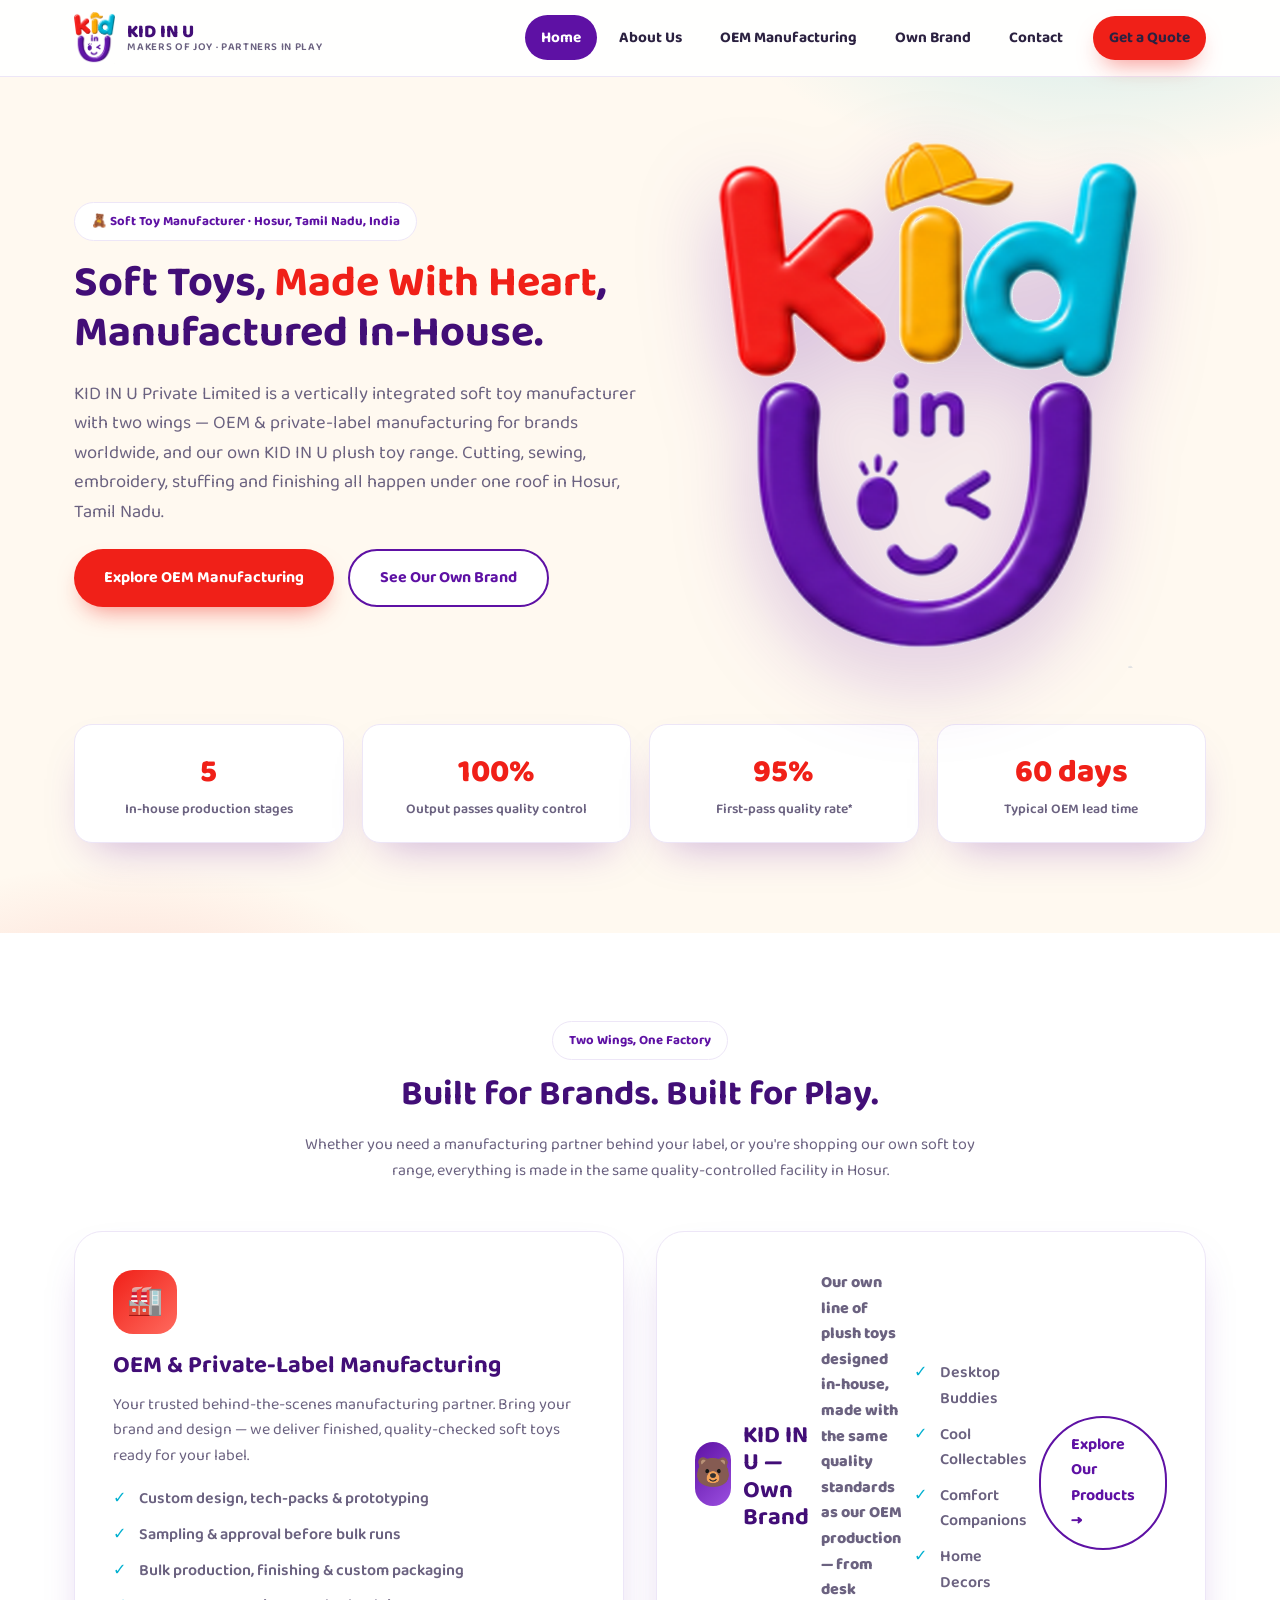
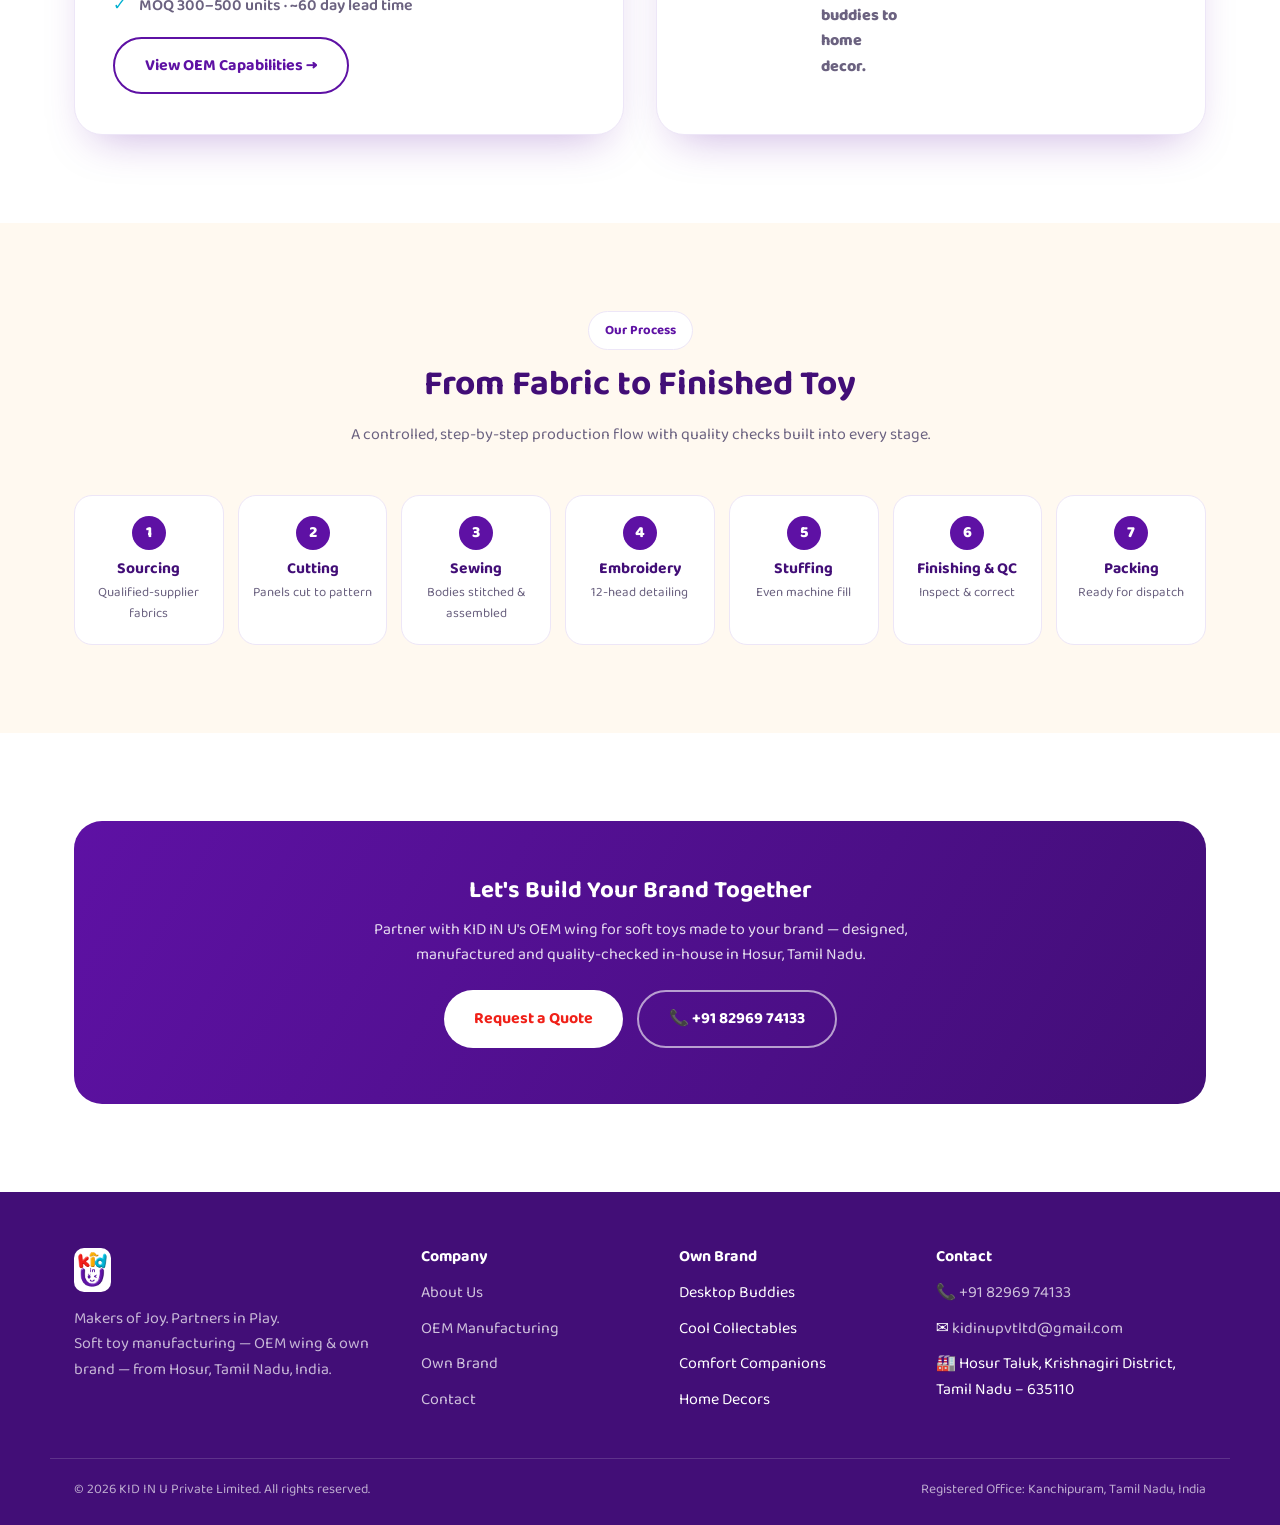
<file: index.html>
<!DOCTYPE html>
<html lang="en">
<head>
<meta charset="UTF-8">
<meta name="viewport" content="width=device-width, initial-scale=1.0">
<title>Soft Toy Manufacturer in India | OEM &amp; Private Label Plush Toys – KID IN U</title>
<meta name="description" content="KID IN U is a soft toy manufacturer in Hosur, Tamil Nadu, India, offering OEM/private-label plush toy manufacturing and our own KID IN U branded soft toys. In-house cutting, sewing, embroidery, stuffing &amp; QC.">
<meta name="keywords" content="soft toy manufacturer india, plush toy manufacturer india, OEM soft toy manufacturing, private label soft toys india, toys manufacturing india, stuffed toy factory tamil nadu, soft toy manufacturer hosur">
<link rel="canonical" href="https://www.kidinu.com/">
<meta name="robots" content="index, follow">
<meta name="author" content="KID IN U Private Limited">
<meta name="geo.region" content="IN-TN">
<meta name="geo.placename" content="Hosur, Tamil Nadu">

<!-- Open Graph -->
<meta property="og:type" content="website">
<meta property="og:title" content="KID IN U | Soft Toy Manufacturer in India – OEM &amp; Private Label">
<meta property="og:description" content="Vertically integrated soft toy manufacturer in Hosur, Tamil Nadu. OEM/private-label manufacturing plus our own KID IN U branded plush toys.">
<meta property="og:url" content="https://www.kidinu.com/">
<meta property="og:image" content="https://www.kidinu.com/images/logo.png">
<meta property="og:locale" content="en_IN">
<meta name="twitter:card" content="summary_large_image">
<meta name="twitter:title" content="KID IN U | Soft Toy Manufacturer in India">
<meta name="twitter:description" content="OEM &amp; private-label soft toy manufacturing, made in Hosur, Tamil Nadu.">
<meta name="twitter:image" content="https://www.kidinu.com/images/logo.png">

<link rel="icon" href="images/favicon-32.png" sizes="32x32">
<link rel="icon" href="images/favicon-192.png" sizes="192x192">
<link rel="apple-touch-icon" href="images/favicon-192.png">

<link rel="preconnect" href="https://fonts.googleapis.com">
<link rel="preconnect" href="https://fonts.gstatic.com" crossorigin>
<link href="https://fonts.googleapis.com/css2?family=Baloo+2:wght@500;600;700;800&family=Poppins:wght@400;500;600&display=swap" rel="stylesheet">
<link rel="stylesheet" href="css/style.css">

<script type="application/ld+json">
{
  "@context": "https://schema.org",
  "@type": "Organization",
  "name": "KID IN U Private Limited",
  "alternateName": "KID IN U",
  "url": "https://www.kidinu.com/",
  "logo": "https://www.kidinu.com/images/logo.png",
  "description": "Soft toy manufacturer in Hosur, Tamil Nadu, India providing OEM/private-label plush toy manufacturing and the KID IN U own-brand soft toy range.",
  "email": "kidinupvtltd@gmail.com",
  "telephone": "+91-8296974133",
  "address": [
    {
      "@type": "PostalAddress",
      "name": "Registered Office",
      "streetAddress": "Plot No.16, Perumal Nagar, 2nd Main Road, Old Pallavaram, Keelakattalai, Tambaram",
      "addressLocality": "Kanchipuram",
      "postalCode": "600117",
      "addressRegion": "Tamil Nadu",
      "addressCountry": "IN"
    },
    {
      "@type": "PostalAddress",
      "name": "Factory",
      "streetAddress": "Door No: 935/2, Soodagondapalli, Achettipalli, Hosur Taluk",
      "addressLocality": "Krishnagiri District",
      "postalCode": "635110",
      "addressRegion": "Tamil Nadu",
      "addressCountry": "IN"
    }
  ],
  "sameAs": []
}
</script>
</head>
<body>
<a href="#main" class="skip-link">Skip to content</a>

<header class="site-header">
  <div class="container header-inner">
    <a href="index.html" class="brand">
      <img src="images/logo.png" alt="KID IN U logo" width="52" height="65">
      <span class="brand-name"><span class="co">KID IN U</span><span class="tag">Makers of Joy · Partners in Play</span></span>
    </a>
    <button class="nav-toggle" aria-label="Toggle menu" aria-expanded="false">☰</button>
    <nav class="main-nav">
      <ul>
        <li><a href="index.html" class="active">Home</a></li>
        <li><a href="about.html">About Us</a></li>
        <li><a href="oem-manufacturing.html">OEM Manufacturing</a></li>
        <li><a href="own-brand.html">Own Brand</a></li>
        <li><a href="contact.html">Contact</a></li>
        <li class="nav-cta"><a href="contact.html" class="btn btn-primary">Get a Quote</a></li>
      </ul>
    </nav>
  </div>
</header>

<main id="main">

<section class="hero">
  <div class="container hero-inner">
    <div class="reveal">
      <span class="eyebrow">🧸 Soft Toy Manufacturer &middot; Hosur, Tamil Nadu, India</span>
      <h1>Soft Toys, <span class="accent">Made With Heart</span>, Manufactured In-House.</h1>
      <p class="lead">KID IN U Private Limited is a vertically integrated soft toy manufacturer with two wings — OEM &amp; private-label manufacturing for brands worldwide, and our own KID IN U plush toy range. Cutting, sewing, embroidery, stuffing and finishing all happen under one roof in Hosur, Tamil Nadu.</p>
      <div class="hero-actions">
        <a href="oem-manufacturing.html" class="btn btn-primary">Explore OEM Manufacturing</a>
        <a href="own-brand.html" class="btn btn-outline">See Our Own Brand</a>
      </div>
    </div>
    <div class="hero-art">
      <img src="images/logo.png" alt="KID IN U — Makers of Joy, Partners in Play" width="420">
    </div>
  </div>

  <div class="container">
    <div class="stat-strip">
      <div class="stat-card"><div class="num">5</div><div class="lbl">In-house production stages</div></div>
      <div class="stat-card"><div class="num">100%</div><div class="lbl">Output passes quality control</div></div>
      <div class="stat-card"><div class="num">95%</div><div class="lbl">First-pass quality rate*</div></div>
      <div class="stat-card"><div class="num">60 days</div><div class="lbl">Typical OEM lead time</div></div>
    </div>
  </div>
</section>

<section class="alt-bg">
  <div class="container">
    <div class="section-head">
      <span class="eyebrow">Two Wings, One Factory</span>
      <h2>Built for Brands. Built for Play.</h2>
      <p>Whether you need a manufacturing partner behind your label, or you're shopping our own soft toy range, everything is made in the same quality-controlled facility in Hosur.</p>
    </div>
    <div class="wings-grid">
      <div class="wing-card oem">
        <div class="icon-badge">🏭</div>
        <h3>OEM &amp; Private-Label Manufacturing</h3>
        <p>Your trusted behind-the-scenes manufacturing partner. Bring your brand and design — we deliver finished, quality-checked soft toys ready for your label.</p>
        <ul>
          <li>Custom design, tech-packs &amp; prototyping</li>
          <li>Sampling &amp; approval before bulk runs</li>
          <li>Bulk production, finishing &amp; custom packaging</li>
          <li>MOQ 300–500 units · ~60 day lead time</li>
        </ul>
        <a href="oem-manufacturing.html" class="btn btn-outline">View OEM Capabilities →</a>
      </div>
      <div class="wing-card brand">
        <div class="icon-badge">🐻</div>
        <h3>KID IN U — Own Brand</h3>
        <p>Our own line of plush toys designed in-house, made with the same quality standards as our OEM production — from desk buddies to home decor.</p>
        <ul>
          <li>Desktop Buddies</li>
          <li>Cool Collectables</li>
          <li>Comfort Companions</li>
          <li>Home Decors</li>
        </ul>
        <a href="own-brand.html" class="btn btn-outline">Explore Our Products →</a>
      </div>
    </div>
  </div>
</section>

<section>
  <div class="container">
    <div class="section-head">
      <span class="eyebrow">Our Process</span>
      <h2>From Fabric to Finished Toy</h2>
      <p>A controlled, step-by-step production flow with quality checks built into every stage.</p>
    </div>
    <div class="process-rail">
      <div class="process-step"><div class="step-num">1</div><h4>Sourcing</h4><p>Qualified-supplier fabrics</p></div>
      <div class="process-step"><div class="step-num">2</div><h4>Cutting</h4><p>Panels cut to pattern</p></div>
      <div class="process-step"><div class="step-num">3</div><h4>Sewing</h4><p>Bodies stitched &amp; assembled</p></div>
      <div class="process-step"><div class="step-num">4</div><h4>Embroidery</h4><p>12-head detailing</p></div>
      <div class="process-step"><div class="step-num">5</div><h4>Stuffing</h4><p>Even machine fill</p></div>
      <div class="process-step"><div class="step-num">6</div><h4>Finishing &amp; QC</h4><p>Inspect &amp; correct</p></div>
      <div class="process-step"><div class="step-num">7</div><h4>Packing</h4><p>Ready for dispatch</p></div>
    </div>
  </div>
</section>

<section class="alt-bg">
  <div class="container">
    <div class="cta-band">
      <h2>Let's Build Your Brand Together</h2>
      <p>Partner with KID IN U's OEM wing for soft toys made to your brand — designed, manufactured and quality-checked in-house in Hosur, Tamil Nadu.</p>
      <div class="hero-actions">
        <a href="contact.html" class="btn btn-light">Request a Quote</a>
        <a href="tel:+918296974133" class="btn btn-outline" style="background:transparent;color:#fff;border-color:rgba(255,255,255,.6);">📞 +91 82969 74133</a>
      </div>
    </div>
  </div>
</section>

</main>

<footer class="site-footer">
  <div class="container footer-grid">
    <div>
      <div class="footer-brand"><img src="images/logo.png" alt="KID IN U logo"></div>
      <p style="color:rgba(255,255,255,.7);">Makers of Joy. Partners in Play.<br>Soft toy manufacturing — OEM wing &amp; own brand — from Hosur, Tamil Nadu, India.</p>
    </div>
    <div>
      <h4>Company</h4>
      <ul>
        <li><a href="about.html">About Us</a></li>
        <li><a href="oem-manufacturing.html">OEM Manufacturing</a></li>
        <li><a href="own-brand.html">Own Brand</a></li>
        <li><a href="contact.html">Contact</a></li>
      </ul>
    </div>
    <div>
      <h4>Own Brand</h4>
      <ul>
        <li>Desktop Buddies</li>
        <li>Cool Collectables</li>
        <li>Comfort Companions</li>
        <li>Home Decors</li>
      </ul>
    </div>
    <div>
      <h4>Contact</h4>
      <ul>
        <li>📞 <a href="tel:+918296974133">+91 82969 74133</a></li>
        <li>✉️ <a href="mailto:kidinupvtltd@gmail.com">kidinupvtltd@gmail.com</a></li>
        <li>🏭 Hosur Taluk, Krishnagiri District, Tamil Nadu – 635110</li>
      </ul>
    </div>
  </div>
  <div class="container footer-bottom">
    <span>© <span id="year"></span> KID IN U Private Limited. All rights reserved.</span>
    <span>Registered Office: Kanchipuram, Tamil Nadu, India</span>
  </div>
</footer>

<script>document.getElementById('year').textContent = new Date().getFullYear();</script>
<script src="js/main.js"></script>
</body>
</html>
</file>
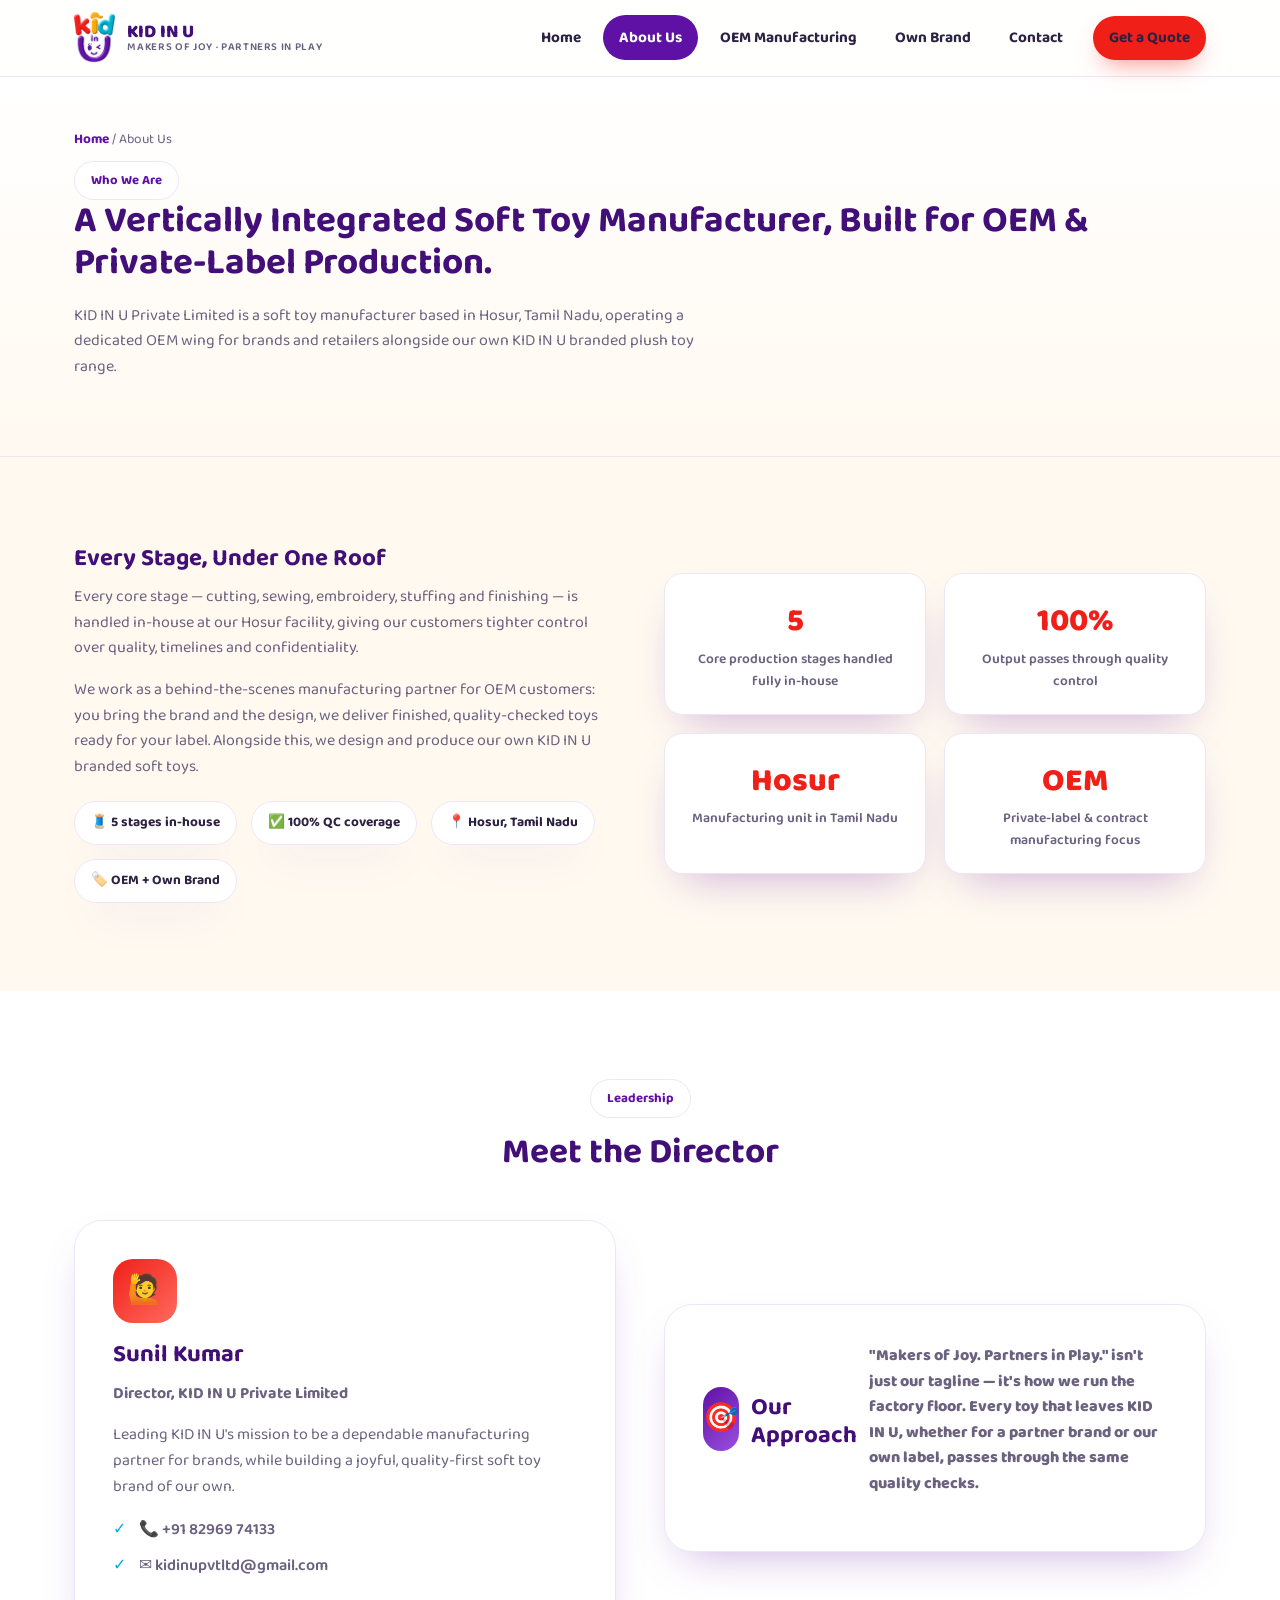
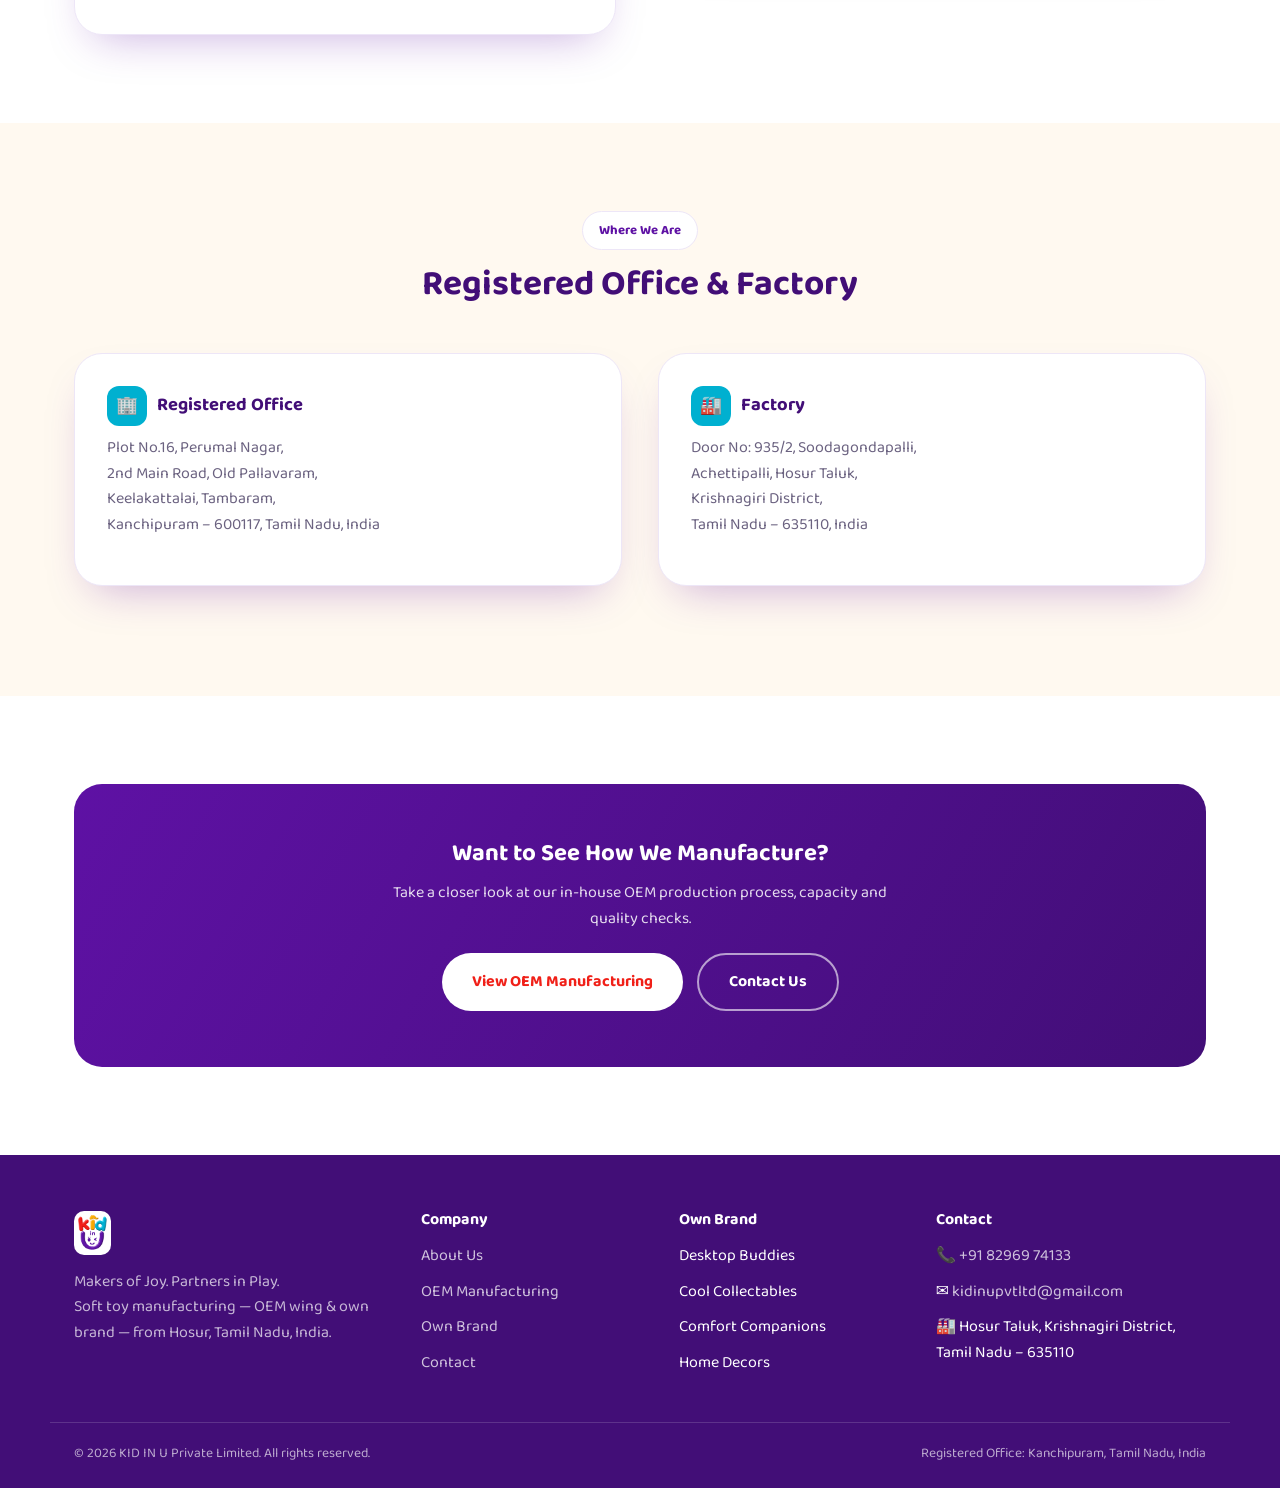
<file: about.html>
<!DOCTYPE html>
<html lang="en">
<head>
<meta charset="UTF-8">
<meta name="viewport" content="width=device-width, initial-scale=1.0">
<title>About KID IN U – Soft Toy Manufacturing Company in Hosur, Tamil Nadu, India</title>
<meta name="description" content="KID IN U Private Limited is a vertically integrated soft toy manufacturer based in Hosur, Tamil Nadu. Learn about our facility, our director, and how we manufacture soft toys in-house.">
<meta name="keywords" content="about kid in u, soft toy company india, plush toy manufacturer hosur, soft toy factory tamil nadu, kidinu private limited">
<link rel="canonical" href="https://www.kidinu.com/about.html">
<meta name="robots" content="index, follow">
<meta property="og:type" content="website">
<meta property="og:title" content="About KID IN U – Soft Toy Manufacturer in Hosur, Tamil Nadu">
<meta property="og:description" content="A vertically integrated soft toy manufacturer built for OEM and private-label production, based in Hosur, Tamil Nadu, India.">
<meta property="og:url" content="https://www.kidinu.com/about.html">
<meta property="og:image" content="https://www.kidinu.com/images/logo.png">
<link rel="icon" href="images/favicon-32.png" sizes="32x32">
<link rel="apple-touch-icon" href="images/favicon-192.png">
<link rel="preconnect" href="https://fonts.googleapis.com">
<link rel="preconnect" href="https://fonts.gstatic.com" crossorigin>
<link href="https://fonts.googleapis.com/css2?family=Baloo+2:wght@500;600;700;800&family=Poppins:wght@400;500;600&display=swap" rel="stylesheet">
<link rel="stylesheet" href="css/style.css">
<script type="application/ld+json">
{
  "@context": "https://schema.org",
  "@type": "AboutPage",
  "url": "https://www.kidinu.com/about.html",
  "mainEntity": {
    "@type": "Organization",
    "name": "KID IN U Private Limited",
    "foundingLocation": "Hosur, Tamil Nadu, India",
    "founder": { "@type": "Person", "name": "Sunil Kumar", "jobTitle": "Director" }
  }
}
</script>
</head>
<body>
<a href="#main" class="skip-link">Skip to content</a>
<header class="site-header">
  <div class="container header-inner">
    <a href="index.html" class="brand">
      <img src="images/logo.png" alt="KID IN U logo" width="52" height="65">
      <span class="brand-name"><span class="co">KID IN U</span><span class="tag">Makers of Joy · Partners in Play</span></span>
    </a>
    <button class="nav-toggle" aria-label="Toggle menu" aria-expanded="false">☰</button>
    <nav class="main-nav">
      <ul>
        <li><a href="index.html">Home</a></li>
        <li><a href="about.html" class="active">About Us</a></li>
        <li><a href="oem-manufacturing.html">OEM Manufacturing</a></li>
        <li><a href="own-brand.html">Own Brand</a></li>
        <li><a href="contact.html">Contact</a></li>
        <li class="nav-cta"><a href="contact.html" class="btn btn-primary">Get a Quote</a></li>
      </ul>
    </nav>
  </div>
</header>

<main id="main">
<section class="page-hero">
  <div class="container">
    <div class="breadcrumb"><a href="index.html">Home</a> / About Us</div>
    <span class="eyebrow">Who We Are</span>
    <h1>A Vertically Integrated Soft Toy Manufacturer, Built for OEM &amp; Private-Label Production.</h1>
    <p class="lead">KID IN U Private Limited is a soft toy manufacturer based in Hosur, Tamil Nadu, operating a dedicated OEM wing for brands and retailers alongside our own KID IN U branded plush toy range.</p>
  </div>
</section>

<section>
  <div class="container two-col">
    <div class="reveal">
      <h2>Every Stage, Under One Roof</h2>
      <p>Every core stage — cutting, sewing, embroidery, stuffing and finishing — is handled in-house at our Hosur facility, giving our customers tighter control over quality, timelines and confidentiality.</p>
      <p>We work as a behind-the-scenes manufacturing partner for OEM customers: you bring the brand and the design, we deliver finished, quality-checked toys ready for your label. Alongside this, we design and produce our own KID IN U branded soft toys.</p>
      <div class="badge-row">
        <span class="badge-pill">🧵 5 stages in-house</span>
        <span class="badge-pill">✅ 100% QC coverage</span>
        <span class="badge-pill">📍 Hosur, Tamil Nadu</span>
        <span class="badge-pill">🏷️ OEM + Own Brand</span>
      </div>
    </div>
    <div>
      <div class="stat-strip" style="grid-template-columns:1fr 1fr;margin-top:0;">
        <div class="stat-card"><div class="num">5</div><div class="lbl">Core production stages handled fully in-house</div></div>
        <div class="stat-card"><div class="num">100%</div><div class="lbl">Output passes through quality control</div></div>
        <div class="stat-card"><div class="num">Hosur</div><div class="lbl">Manufacturing unit in Tamil Nadu</div></div>
        <div class="stat-card"><div class="num">OEM</div><div class="lbl">Private-label &amp; contract manufacturing focus</div></div>
      </div>
    </div>
  </div>
</section>

<section class="alt-bg">
  <div class="container">
    <div class="section-head">
      <span class="eyebrow">Leadership</span>
      <h2>Meet the Director</h2>
    </div>
    <div class="two-col">
      <div class="wing-card oem reveal">
        <div class="icon-badge">🙋</div>
        <h3>Sunil Kumar</h3>
        <p><strong>Director, KID IN U Private Limited</strong></p>
        <p>Leading KID IN U's mission to be a dependable manufacturing partner for brands, while building a joyful, quality-first soft toy brand of our own.</p>
        <ul>
          <li>📞 +91 82969 74133</li>
          <li>✉️ kidinupvtltd@gmail.com</li>
        </ul>
      </div>
      <div class="wing-card brand reveal">
        <div class="icon-badge">🎯</div>
        <h3>Our Approach</h3>
        <p>"Makers of Joy. Partners in Play." isn't just our tagline — it's how we run the factory floor. Every toy that leaves KID IN U, whether for a partner brand or our own label, passes through the same quality checks.</p>
      </div>
    </div>
  </div>
</section>

<section>
  <div class="container">
    <div class="section-head">
      <span class="eyebrow">Where We Are</span>
      <h2>Registered Office &amp; Factory</h2>
    </div>
    <div class="contact-grid">
      <div class="contact-card">
        <h3><span class="icon">🏢</span> Registered Office</h3>
        <p>Plot No.16, Perumal Nagar,<br>2nd Main Road, Old Pallavaram,<br>Keelakattalai, Tambaram,<br>Kanchipuram – 600117, Tamil Nadu, India</p>
      </div>
      <div class="contact-card">
        <h3><span class="icon">🏭</span> Factory</h3>
        <p>Door No: 935/2, Soodagondapalli,<br>Achettipalli, Hosur Taluk,<br>Krishnagiri District,<br>Tamil Nadu – 635110, India</p>
      </div>
    </div>
  </div>
</section>

<section class="alt-bg">
  <div class="container">
    <div class="cta-band">
      <h2>Want to See How We Manufacture?</h2>
      <p>Take a closer look at our in-house OEM production process, capacity and quality checks.</p>
      <div class="hero-actions">
        <a href="oem-manufacturing.html" class="btn btn-light">View OEM Manufacturing</a>
        <a href="contact.html" class="btn btn-outline" style="background:transparent;color:#fff;border-color:rgba(255,255,255,.6);">Contact Us</a>
      </div>
    </div>
  </div>
</section>
</main>

<footer class="site-footer">
  <div class="container footer-grid">
    <div>
      <div class="footer-brand"><img src="images/logo.png" alt="KID IN U logo"></div>
      <p style="color:rgba(255,255,255,.7);">Makers of Joy. Partners in Play.<br>Soft toy manufacturing — OEM wing &amp; own brand — from Hosur, Tamil Nadu, India.</p>
    </div>
    <div>
      <h4>Company</h4>
      <ul>
        <li><a href="about.html">About Us</a></li>
        <li><a href="oem-manufacturing.html">OEM Manufacturing</a></li>
        <li><a href="own-brand.html">Own Brand</a></li>
        <li><a href="contact.html">Contact</a></li>
      </ul>
    </div>
    <div>
      <h4>Own Brand</h4>
      <ul>
        <li>Desktop Buddies</li>
        <li>Cool Collectables</li>
        <li>Comfort Companions</li>
        <li>Home Decors</li>
      </ul>
    </div>
    <div>
      <h4>Contact</h4>
      <ul>
        <li>📞 <a href="tel:+918296974133">+91 82969 74133</a></li>
        <li>✉️ <a href="mailto:kidinupvtltd@gmail.com">kidinupvtltd@gmail.com</a></li>
        <li>🏭 Hosur Taluk, Krishnagiri District, Tamil Nadu – 635110</li>
      </ul>
    </div>
  </div>
  <div class="container footer-bottom">
    <span>© <span id="year"></span> KID IN U Private Limited. All rights reserved.</span>
    <span>Registered Office: Kanchipuram, Tamil Nadu, India</span>
  </div>
</footer>
<script>document.getElementById('year').textContent = new Date().getFullYear();</script>
<script src="js/main.js"></script>
</body>
</html>
</file>
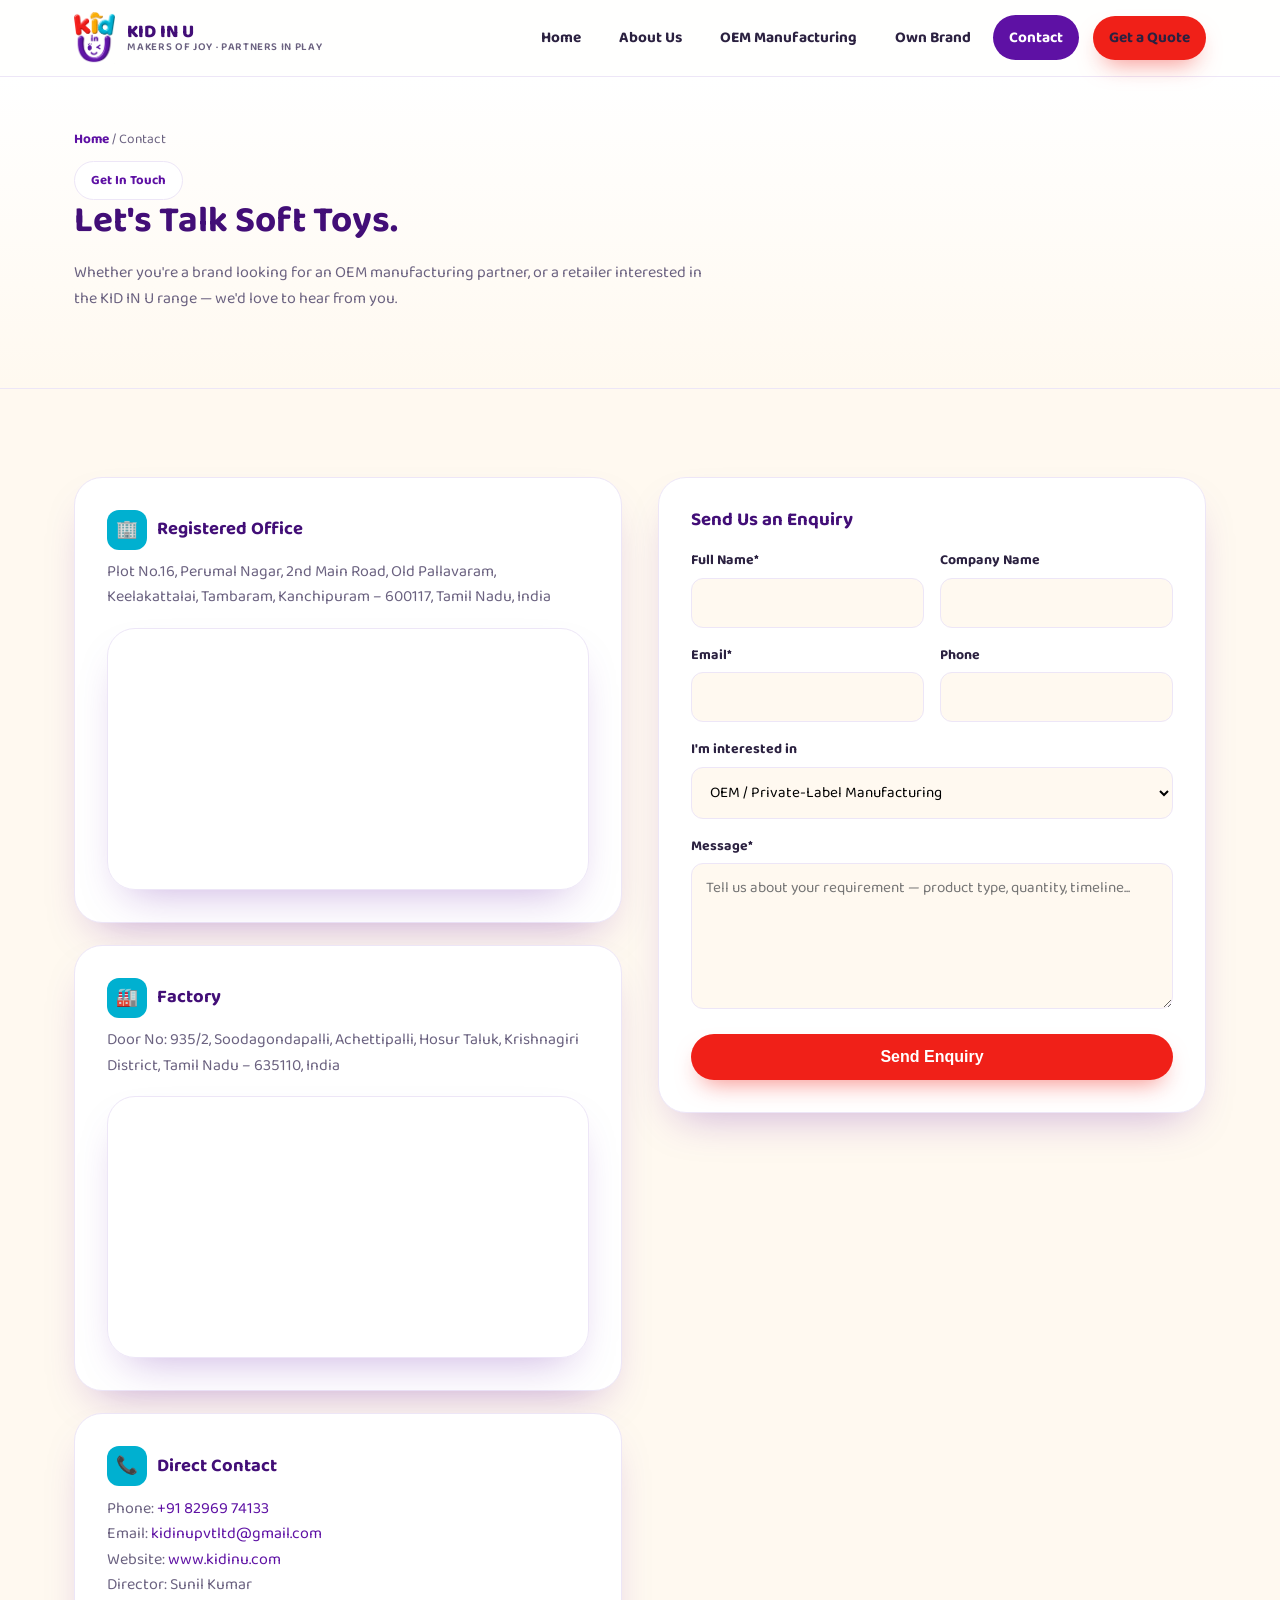
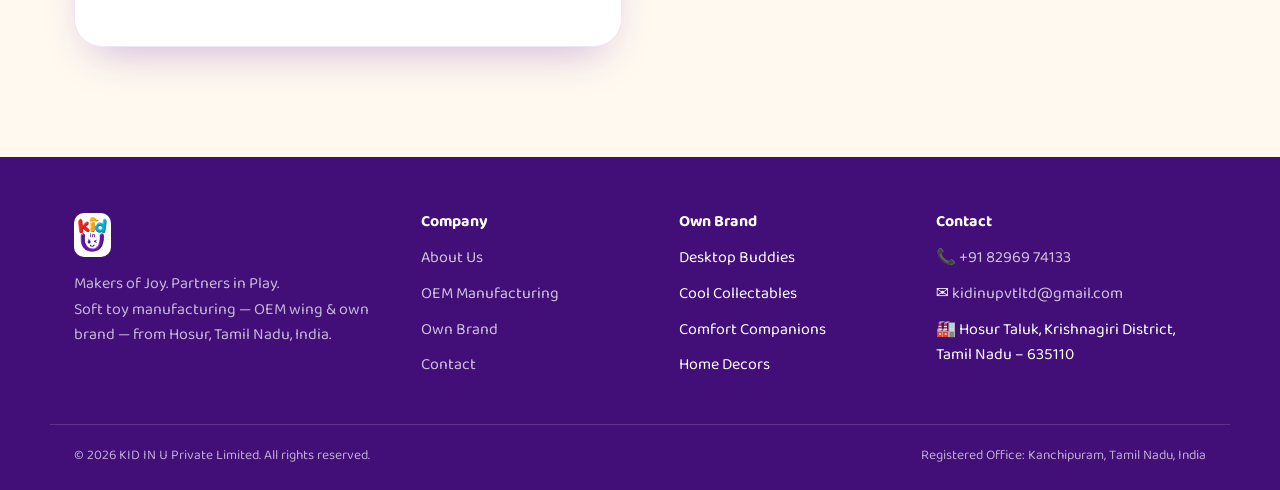
<file: contact.html>
<!DOCTYPE html>
<html lang="en">
<head>
<meta charset="UTF-8">
<meta name="viewport" content="width=device-width, initial-scale=1.0">
<title>Contact KID IN U | Soft Toy Manufacturer in Hosur, Tamil Nadu, India</title>
<meta name="description" content="Get in touch with KID IN U Private Limited for OEM soft toy manufacturing enquiries, private-label quotes, or KID IN U own-brand stocking. Hosur, Tamil Nadu, India.">
<meta name="keywords" content="contact kid in u, soft toy manufacturer contact india, oem toy manufacturing enquiry, plush toy factory contact hosur">
<link rel="canonical" href="https://www.kidinu.com/contact.html">
<meta name="robots" content="index, follow">
<meta property="og:type" content="website">
<meta property="og:title" content="Contact KID IN U – Soft Toy Manufacturer, Hosur, Tamil Nadu">
<meta property="og:description" content="Reach KID IN U Private Limited for OEM manufacturing enquiries and own-brand stocking.">
<meta property="og:url" content="https://www.kidinu.com/contact.html">
<meta property="og:image" content="https://www.kidinu.com/images/logo.png">
<link rel="icon" href="images/favicon-32.png" sizes="32x32">
<link rel="apple-touch-icon" href="images/favicon-192.png">
<link rel="preconnect" href="https://fonts.googleapis.com">
<link rel="preconnect" href="https://fonts.gstatic.com" crossorigin>
<link href="https://fonts.googleapis.com/css2?family=Baloo+2:wght@500;600;700;800&family=Poppins:wght@400;500;600&display=swap" rel="stylesheet">
<link rel="stylesheet" href="css/style.css">
<script type="application/ld+json">
{
  "@context": "https://schema.org",
  "@type": "ContactPage",
  "url": "https://www.kidinu.com/contact.html",
  "mainEntity": {
    "@type": "Organization",
    "name": "KID IN U Private Limited",
    "email": "kidinupvtltd@gmail.com",
    "telephone": "+91-8296974133",
    "contactPoint": {
      "@type": "ContactPoint",
      "telephone": "+91-8296974133",
      "contactType": "sales",
      "email": "kidinupvtltd@gmail.com",
      "areaServed": "IN"
    }
  }
}
</script>
</head>
<body>
<a href="#main" class="skip-link">Skip to content</a>
<header class="site-header">
  <div class="container header-inner">
    <a href="index.html" class="brand">
      <img src="images/logo.png" alt="KID IN U logo" width="52" height="65">
      <span class="brand-name"><span class="co">KID IN U</span><span class="tag">Makers of Joy · Partners in Play</span></span>
    </a>
    <button class="nav-toggle" aria-label="Toggle menu" aria-expanded="false">☰</button>
    <nav class="main-nav">
      <ul>
        <li><a href="index.html">Home</a></li>
        <li><a href="about.html">About Us</a></li>
        <li><a href="oem-manufacturing.html">OEM Manufacturing</a></li>
        <li><a href="own-brand.html">Own Brand</a></li>
        <li><a href="contact.html" class="active">Contact</a></li>
        <li class="nav-cta"><a href="contact.html" class="btn btn-primary">Get a Quote</a></li>
      </ul>
    </nav>
  </div>
</header>

<main id="main">
<section class="page-hero">
  <div class="container">
    <div class="breadcrumb"><a href="index.html">Home</a> / Contact</div>
    <span class="eyebrow">Get In Touch</span>
    <h1>Let's Talk Soft Toys.</h1>
    <p class="lead">Whether you're a brand looking for an OEM manufacturing partner, or a retailer interested in the KID IN U range — we'd love to hear from you.</p>
  </div>
</section>

<section>
  <div class="container contact-grid">
    <div>
      <div class="contact-card">
        <h3><span class="icon">🏢</span> Registered Office</h3>
        <p>Plot No.16, Perumal Nagar, 2nd Main Road, Old Pallavaram, Keelakattalai, Tambaram, Kanchipuram – 600117, Tamil Nadu, India</p>
        <div class="map-embed">
          <iframe title="KID IN U Registered Office map" loading="lazy" referrerpolicy="no-referrer-when-downgrade"
            src="https://www.google.com/maps?q=Plot+No.16+Perumal+Nagar+2nd+Main+Road+Old+Pallavaram+Keelakattalai+Tambaram+Kanchipuram+600117+Tamil+Nadu&output=embed"></iframe>
        </div>
      </div>
      <div class="contact-card">
        <h3><span class="icon">🏭</span> Factory</h3>
        <p>Door No: 935/2, Soodagondapalli, Achettipalli, Hosur Taluk, Krishnagiri District, Tamil Nadu – 635110, India</p>
        <div class="map-embed">
          <iframe title="KID IN U Factory map" loading="lazy" referrerpolicy="no-referrer-when-downgrade"
            src="https://www.google.com/maps?q=Soodagondapalli+Achettipalli+Hosur+Taluk+Krishnagiri+District+Tamil+Nadu+635110&output=embed"></iframe>
        </div>
      </div>
      <div class="contact-card">
        <h3><span class="icon">📞</span> Direct Contact</h3>
        <p>
          Phone: <a href="tel:+918296974133">+91 82969 74133</a><br>
          Email: <a href="mailto:kidinupvtltd@gmail.com">kidinupvtltd@gmail.com</a><br>
          Website: <a href="https://www.kidinu.com" target="_blank" rel="noopener">www.kidinu.com</a><br>
          Director: Sunil Kumar
        </p>
      </div>
    </div>

    <div>
      <form class="contact-form" action="https://formsubmit.co/kidinupvtltd@gmail.com" method="POST">
        <input type="hidden" name="_subject" value="New enquiry from KID IN U website">
        <input type="hidden" name="_template" value="table">
        <input type="hidden" name="_captcha" value="false">
        <h3 style="margin-bottom:18px;">Send Us an Enquiry</h3>
        <div class="form-row">
          <div>
            <label for="name">Full Name*</label>
            <input type="text" id="name" name="Name" required>
          </div>
          <div>
            <label for="company">Company Name</label>
            <input type="text" id="company" name="Company">
          </div>
        </div>
        <div class="form-row">
          <div>
            <label for="email">Email*</label>
            <input type="email" id="email" name="Email" required>
          </div>
          <div>
            <label for="phone">Phone</label>
            <input type="tel" id="phone" name="Phone">
          </div>
        </div>
        <label for="interest">I'm interested in</label>
        <select id="interest" name="Interested In">
          <option>OEM / Private-Label Manufacturing</option>
          <option>Stocking KID IN U Own Brand</option>
          <option>General Enquiry</option>
        </select>
        <label for="message">Message*</label>
        <textarea id="message" name="Message" rows="5" required placeholder="Tell us about your requirement — product type, quantity, timeline..."></textarea>
        <button type="submit" class="btn btn-primary" style="width:100%; justify-content:center;">Send Enquiry</button>
      </form>
    </div>
  </div>
</section>
</main>

<footer class="site-footer">
  <div class="container footer-grid">
    <div>
      <div class="footer-brand"><img src="images/logo.png" alt="KID IN U logo"></div>
      <p style="color:rgba(255,255,255,.7);">Makers of Joy. Partners in Play.<br>Soft toy manufacturing — OEM wing &amp; own brand — from Hosur, Tamil Nadu, India.</p>
    </div>
    <div>
      <h4>Company</h4>
      <ul>
        <li><a href="about.html">About Us</a></li>
        <li><a href="oem-manufacturing.html">OEM Manufacturing</a></li>
        <li><a href="own-brand.html">Own Brand</a></li>
        <li><a href="contact.html">Contact</a></li>
      </ul>
    </div>
    <div>
      <h4>Own Brand</h4>
      <ul>
        <li>Desktop Buddies</li>
        <li>Cool Collectables</li>
        <li>Comfort Companions</li>
        <li>Home Decors</li>
      </ul>
    </div>
    <div>
      <h4>Contact</h4>
      <ul>
        <li>📞 <a href="tel:+918296974133">+91 82969 74133</a></li>
        <li>✉️ <a href="mailto:kidinupvtltd@gmail.com">kidinupvtltd@gmail.com</a></li>
        <li>🏭 Hosur Taluk, Krishnagiri District, Tamil Nadu – 635110</li>
      </ul>
    </div>
  </div>
  <div class="container footer-bottom">
    <span>© <span id="year"></span> KID IN U Private Limited. All rights reserved.</span>
    <span>Registered Office: Kanchipuram, Tamil Nadu, India</span>
  </div>
</footer>
<script>document.getElementById('year').textContent = new Date().getFullYear();</script>
<script src="js/main.js"></script>
</body>
</html>
</file>
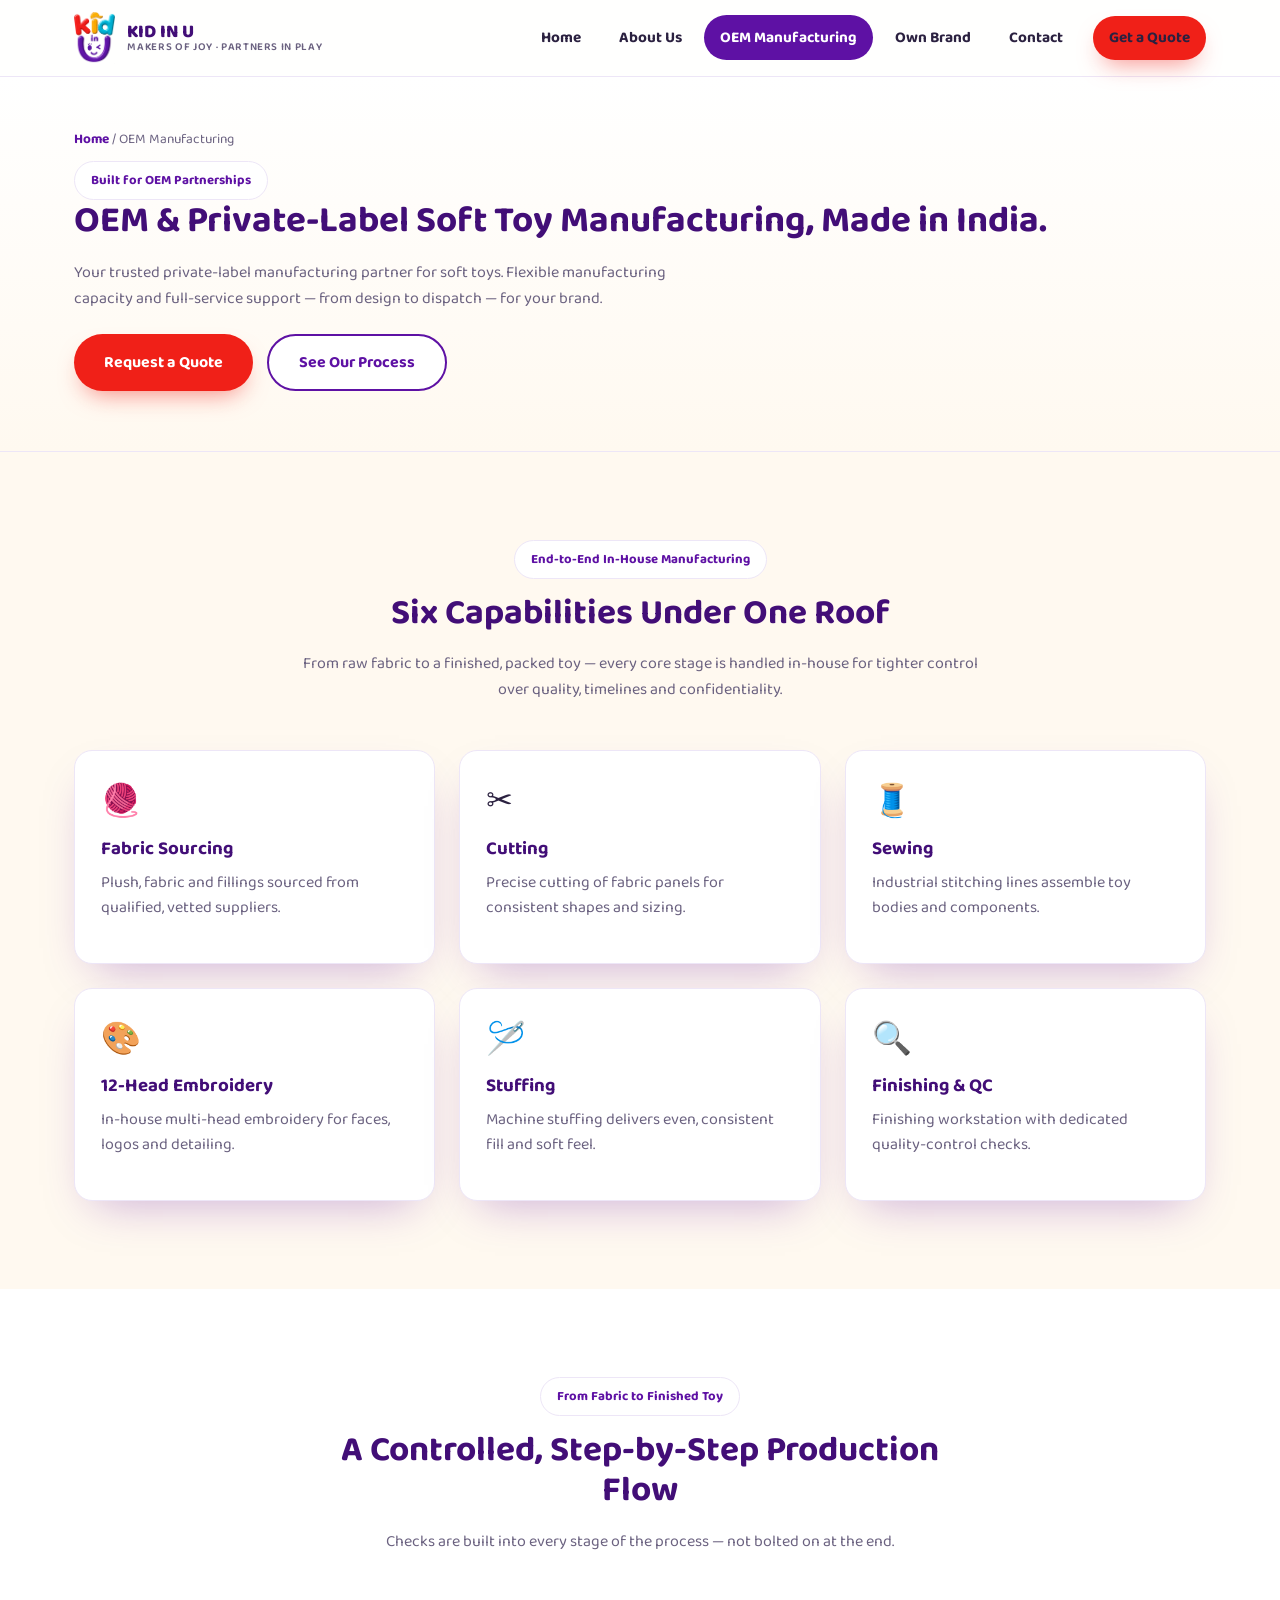
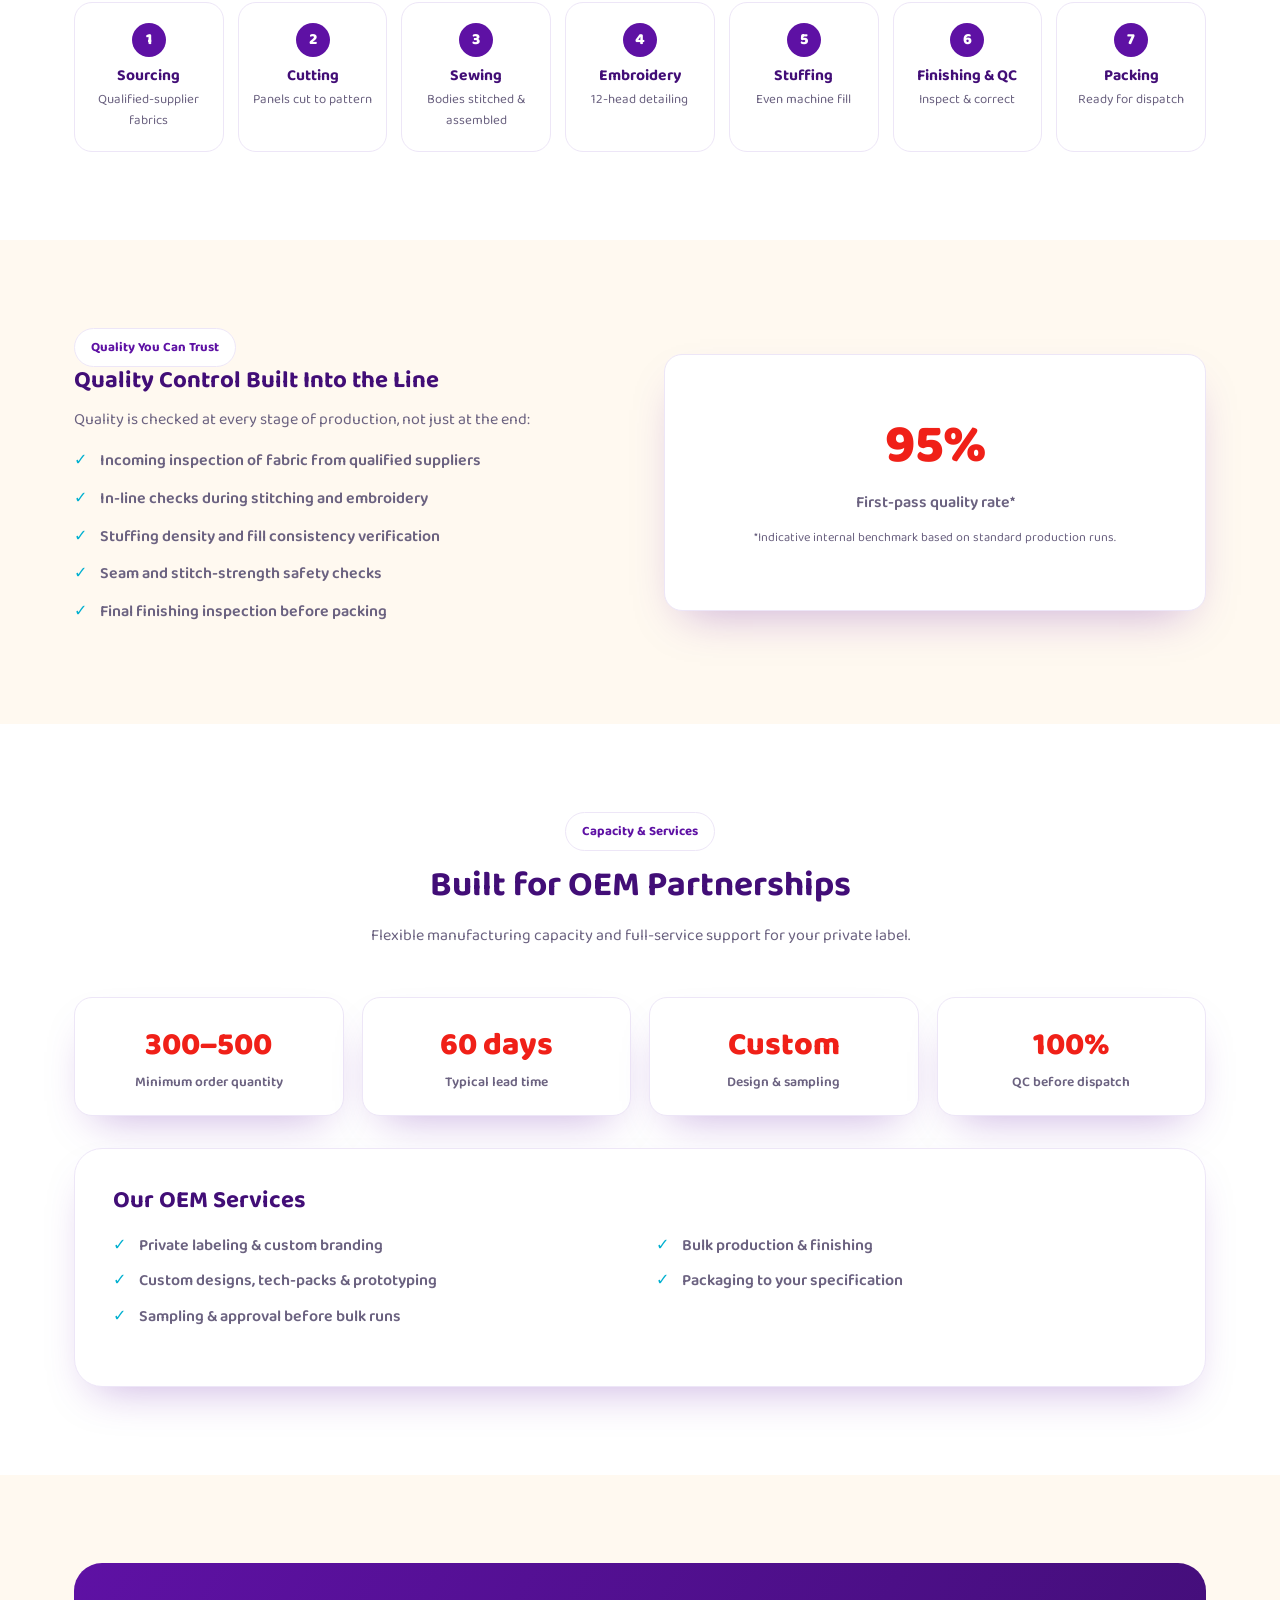
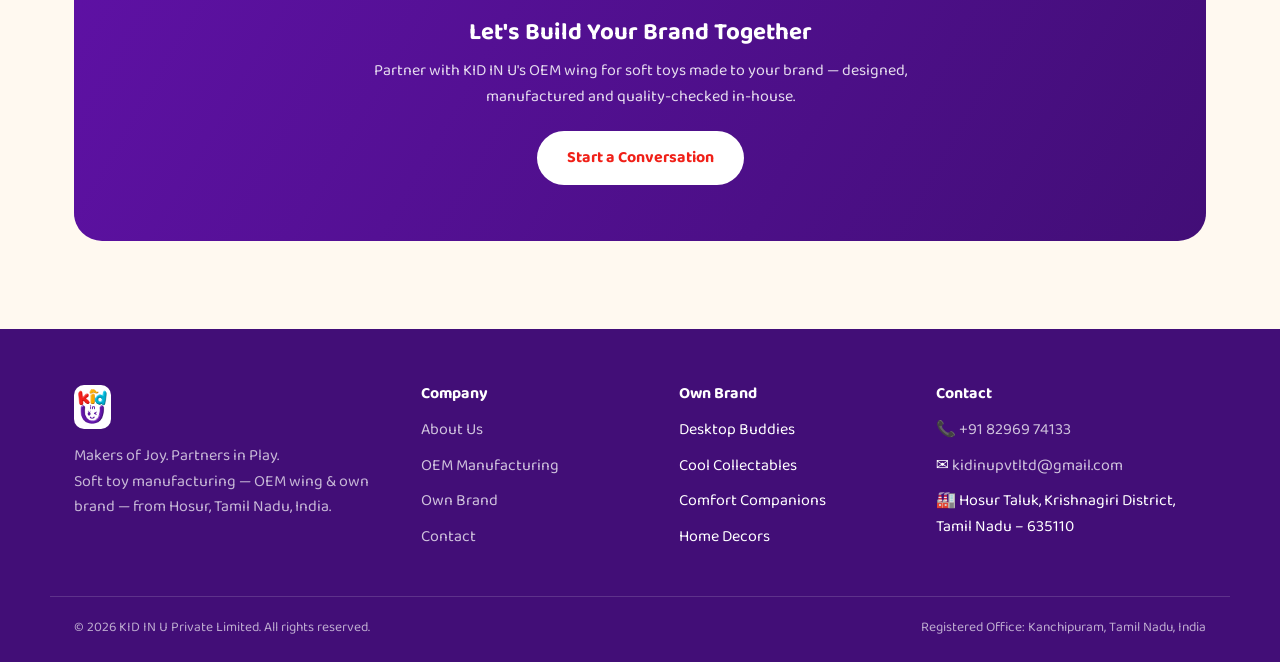
<file: oem-manufacturing.html>
<!DOCTYPE html>
<html lang="en">
<head>
<meta charset="UTF-8">
<meta name="viewport" content="width=device-width, initial-scale=1.0">
<title>OEM Soft Toy Manufacturing India | Private Label Plush Toys – KID IN U</title>
<meta name="description" content="KID IN U offers OEM &amp; private-label soft toy manufacturing in India: custom design, 12-head embroidery, in-house cutting, sewing, stuffing, QC and packing. MOQ 300-500 units, ~60 day lead time.">
<meta name="keywords" content="OEM soft toy manufacturer india, private label plush toys india, soft toy manufacturing company, contract manufacturing soft toys, plush toy factory india, custom soft toys manufacturer">
<link rel="canonical" href="https://www.kidinu.com/oem-manufacturing.html">
<meta name="robots" content="index, follow">
<meta property="og:type" content="website">
<meta property="og:title" content="OEM Soft Toy Manufacturing India – KID IN U">
<meta property="og:description" content="Private-label soft toy manufacturing partner in Hosur, Tamil Nadu: design, sampling, bulk production, QC and packaging in-house.">
<meta property="og:url" content="https://www.kidinu.com/oem-manufacturing.html">
<meta property="og:image" content="https://www.kidinu.com/images/logo.png">
<link rel="icon" href="images/favicon-32.png" sizes="32x32">
<link rel="apple-touch-icon" href="images/favicon-192.png">
<link rel="preconnect" href="https://fonts.googleapis.com">
<link rel="preconnect" href="https://fonts.gstatic.com" crossorigin>
<link href="https://fonts.googleapis.com/css2?family=Baloo+2:wght@500;600;700;800&family=Poppins:wght@400;500;600&display=swap" rel="stylesheet">
<link rel="stylesheet" href="css/style.css">
<script type="application/ld+json">
{
  "@context": "https://schema.org",
  "@type": "Service",
  "serviceType": "OEM / Private Label Soft Toy Manufacturing",
  "provider": { "@type": "Organization", "name": "KID IN U Private Limited", "url": "https://www.kidinu.com/" },
  "areaServed": "IN",
  "description": "Custom design, sampling, bulk production, quality control and packaging for OEM and private-label soft toy brands."
}
</script>
</head>
<body>
<a href="#main" class="skip-link">Skip to content</a>
<header class="site-header">
  <div class="container header-inner">
    <a href="index.html" class="brand">
      <img src="images/logo.png" alt="KID IN U logo" width="52" height="65">
      <span class="brand-name"><span class="co">KID IN U</span><span class="tag">Makers of Joy · Partners in Play</span></span>
    </a>
    <button class="nav-toggle" aria-label="Toggle menu" aria-expanded="false">☰</button>
    <nav class="main-nav">
      <ul>
        <li><a href="index.html">Home</a></li>
        <li><a href="about.html">About Us</a></li>
        <li><a href="oem-manufacturing.html" class="active">OEM Manufacturing</a></li>
        <li><a href="own-brand.html">Own Brand</a></li>
        <li><a href="contact.html">Contact</a></li>
        <li class="nav-cta"><a href="contact.html" class="btn btn-primary">Get a Quote</a></li>
      </ul>
    </nav>
  </div>
</header>

<main id="main">
<section class="page-hero">
  <div class="container">
    <div class="breadcrumb"><a href="index.html">Home</a> / OEM Manufacturing</div>
    <span class="eyebrow">Built for OEM Partnerships</span>
    <h1>OEM &amp; Private-Label Soft Toy Manufacturing, Made in India.</h1>
    <p class="lead">Your trusted private-label manufacturing partner for soft toys. Flexible manufacturing capacity and full-service support — from design to dispatch — for your brand.</p>
    <div class="hero-actions">
      <a href="contact.html" class="btn btn-primary">Request a Quote</a>
      <a href="#process" class="btn btn-outline">See Our Process</a>
    </div>
  </div>
</section>

<section>
  <div class="container">
    <div class="section-head">
      <span class="eyebrow">End-to-End In-House Manufacturing</span>
      <h2>Six Capabilities Under One Roof</h2>
      <p>From raw fabric to a finished, packed toy — every core stage is handled in-house for tighter control over quality, timelines and confidentiality.</p>
    </div>
    <div class="cap-grid">
      <div class="cap-card"><span class="emoji">🧶</span><h3>Fabric Sourcing</h3><p>Plush, fabric and fillings sourced from qualified, vetted suppliers.</p></div>
      <div class="cap-card"><span class="emoji">✂️</span><h3>Cutting</h3><p>Precise cutting of fabric panels for consistent shapes and sizing.</p></div>
      <div class="cap-card"><span class="emoji">🧵</span><h3>Sewing</h3><p>Industrial stitching lines assemble toy bodies and components.</p></div>
      <div class="cap-card"><span class="emoji">🎨</span><h3>12-Head Embroidery</h3><p>In-house multi-head embroidery for faces, logos and detailing.</p></div>
      <div class="cap-card"><span class="emoji">🪡</span><h3>Stuffing</h3><p>Machine stuffing delivers even, consistent fill and soft feel.</p></div>
      <div class="cap-card"><span class="emoji">🔍</span><h3>Finishing &amp; QC</h3><p>Finishing workstation with dedicated quality-control checks.</p></div>
    </div>
  </div>
</section>

<section class="alt-bg" id="process">
  <div class="container">
    <div class="section-head">
      <span class="eyebrow">From Fabric to Finished Toy</span>
      <h2>A Controlled, Step-by-Step Production Flow</h2>
      <p>Checks are built into every stage of the process — not bolted on at the end.</p>
    </div>
    <div class="process-rail">
      <div class="process-step"><div class="step-num">1</div><h4>Sourcing</h4><p>Qualified-supplier fabrics</p></div>
      <div class="process-step"><div class="step-num">2</div><h4>Cutting</h4><p>Panels cut to pattern</p></div>
      <div class="process-step"><div class="step-num">3</div><h4>Sewing</h4><p>Bodies stitched &amp; assembled</p></div>
      <div class="process-step"><div class="step-num">4</div><h4>Embroidery</h4><p>12-head detailing</p></div>
      <div class="process-step"><div class="step-num">5</div><h4>Stuffing</h4><p>Even machine fill</p></div>
      <div class="process-step"><div class="step-num">6</div><h4>Finishing &amp; QC</h4><p>Inspect &amp; correct</p></div>
      <div class="process-step"><div class="step-num">7</div><h4>Packing</h4><p>Ready for dispatch</p></div>
    </div>
  </div>
</section>

<section>
  <div class="container two-col">
    <div class="reveal">
      <span class="eyebrow">Quality You Can Trust</span>
      <h2>Quality Control Built Into the Line</h2>
      <p>Quality is checked at every stage of production, not just at the end:</p>
      <ul style="margin-top:16px;">
        <li style="margin-bottom:12px; padding-left:26px; position:relative; font-weight:600; color:var(--ink-soft);"><span style="position:absolute;left:0;color:var(--cyan);font-weight:800;">✓</span> Incoming inspection of fabric from qualified suppliers</li>
        <li style="margin-bottom:12px; padding-left:26px; position:relative; font-weight:600; color:var(--ink-soft);"><span style="position:absolute;left:0;color:var(--cyan);font-weight:800;">✓</span> In-line checks during stitching and embroidery</li>
        <li style="margin-bottom:12px; padding-left:26px; position:relative; font-weight:600; color:var(--ink-soft);"><span style="position:absolute;left:0;color:var(--cyan);font-weight:800;">✓</span> Stuffing density and fill consistency verification</li>
        <li style="margin-bottom:12px; padding-left:26px; position:relative; font-weight:600; color:var(--ink-soft);"><span style="position:absolute;left:0;color:var(--cyan);font-weight:800;">✓</span> Seam and stitch-strength safety checks</li>
        <li style="margin-bottom:12px; padding-left:26px; position:relative; font-weight:600; color:var(--ink-soft);"><span style="position:absolute;left:0;color:var(--cyan);font-weight:800;">✓</span> Final finishing inspection before packing</li>
      </ul>
    </div>
    <div class="stat-card" style="padding:48px;text-align:center;">
      <div class="num" style="font-size:3.4rem;">95%</div>
      <div class="lbl" style="font-size:1rem;">First-pass quality rate*</div>
      <p style="font-size:.78rem;margin-top:14px;">*Indicative internal benchmark based on standard production runs.</p>
    </div>
  </div>
</section>

<section class="alt-bg">
  <div class="container">
    <div class="section-head">
      <span class="eyebrow">Capacity &amp; Services</span>
      <h2>Built for OEM Partnerships</h2>
      <p>Flexible manufacturing capacity and full-service support for your private label.</p>
    </div>
    <div class="stat-strip" style="margin-top:0;">
      <div class="stat-card"><div class="num">300–500</div><div class="lbl">Minimum order quantity</div></div>
      <div class="stat-card"><div class="num">60 days</div><div class="lbl">Typical lead time</div></div>
      <div class="stat-card"><div class="num">Custom</div><div class="lbl">Design &amp; sampling</div></div>
      <div class="stat-card"><div class="num">100%</div><div class="lbl">QC before dispatch</div></div>
    </div>
    <div class="wing-card oem" style="margin-top:32px;">
      <h3>Our OEM Services</h3>
      <ul style="columns:2; column-gap:32px;">
        <li>Private labeling &amp; custom branding</li>
        <li>Custom designs, tech-packs &amp; prototyping</li>
        <li>Sampling &amp; approval before bulk runs</li>
        <li>Bulk production &amp; finishing</li>
        <li>Packaging to your specification</li>
      </ul>
    </div>
  </div>
</section>

<section>
  <div class="container">
    <div class="cta-band">
      <h2>Let's Build Your Brand Together</h2>
      <p>Partner with KID IN U's OEM wing for soft toys made to your brand — designed, manufactured and quality-checked in-house.</p>
      <div class="hero-actions">
        <a href="contact.html" class="btn btn-light">Start a Conversation</a>
      </div>
    </div>
  </div>
</section>
</main>

<footer class="site-footer">
  <div class="container footer-grid">
    <div>
      <div class="footer-brand"><img src="images/logo.png" alt="KID IN U logo"></div>
      <p style="color:rgba(255,255,255,.7);">Makers of Joy. Partners in Play.<br>Soft toy manufacturing — OEM wing &amp; own brand — from Hosur, Tamil Nadu, India.</p>
    </div>
    <div>
      <h4>Company</h4>
      <ul>
        <li><a href="about.html">About Us</a></li>
        <li><a href="oem-manufacturing.html">OEM Manufacturing</a></li>
        <li><a href="own-brand.html">Own Brand</a></li>
        <li><a href="contact.html">Contact</a></li>
      </ul>
    </div>
    <div>
      <h4>Own Brand</h4>
      <ul>
        <li>Desktop Buddies</li>
        <li>Cool Collectables</li>
        <li>Comfort Companions</li>
        <li>Home Decors</li>
      </ul>
    </div>
    <div>
      <h4>Contact</h4>
      <ul>
        <li>📞 <a href="tel:+918296974133">+91 82969 74133</a></li>
        <li>✉️ <a href="mailto:kidinupvtltd@gmail.com">kidinupvtltd@gmail.com</a></li>
        <li>🏭 Hosur Taluk, Krishnagiri District, Tamil Nadu – 635110</li>
      </ul>
    </div>
  </div>
  <div class="container footer-bottom">
    <span>© <span id="year"></span> KID IN U Private Limited. All rights reserved.</span>
    <span>Registered Office: Kanchipuram, Tamil Nadu, India</span>
  </div>
</footer>
<script>document.getElementById('year').textContent = new Date().getFullYear();</script>
<script src="js/main.js"></script>
</body>
</html>
</file>
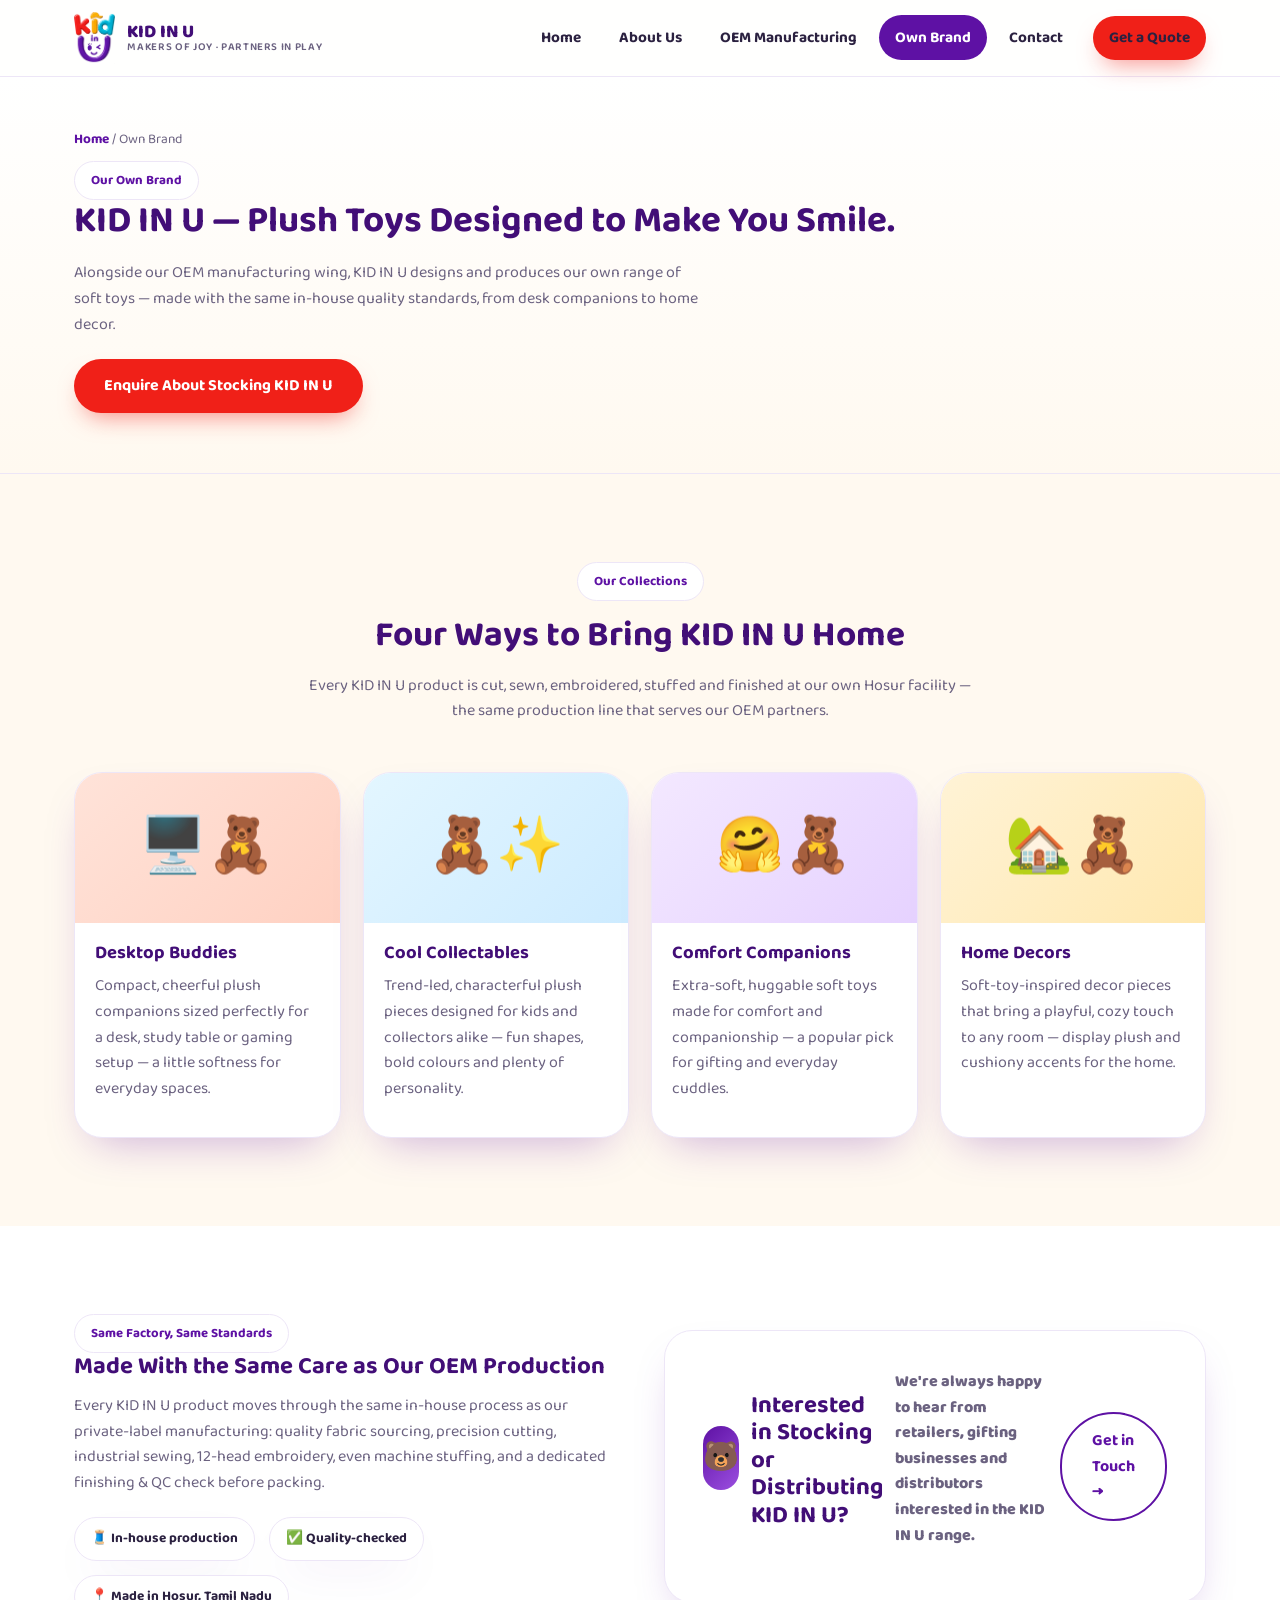
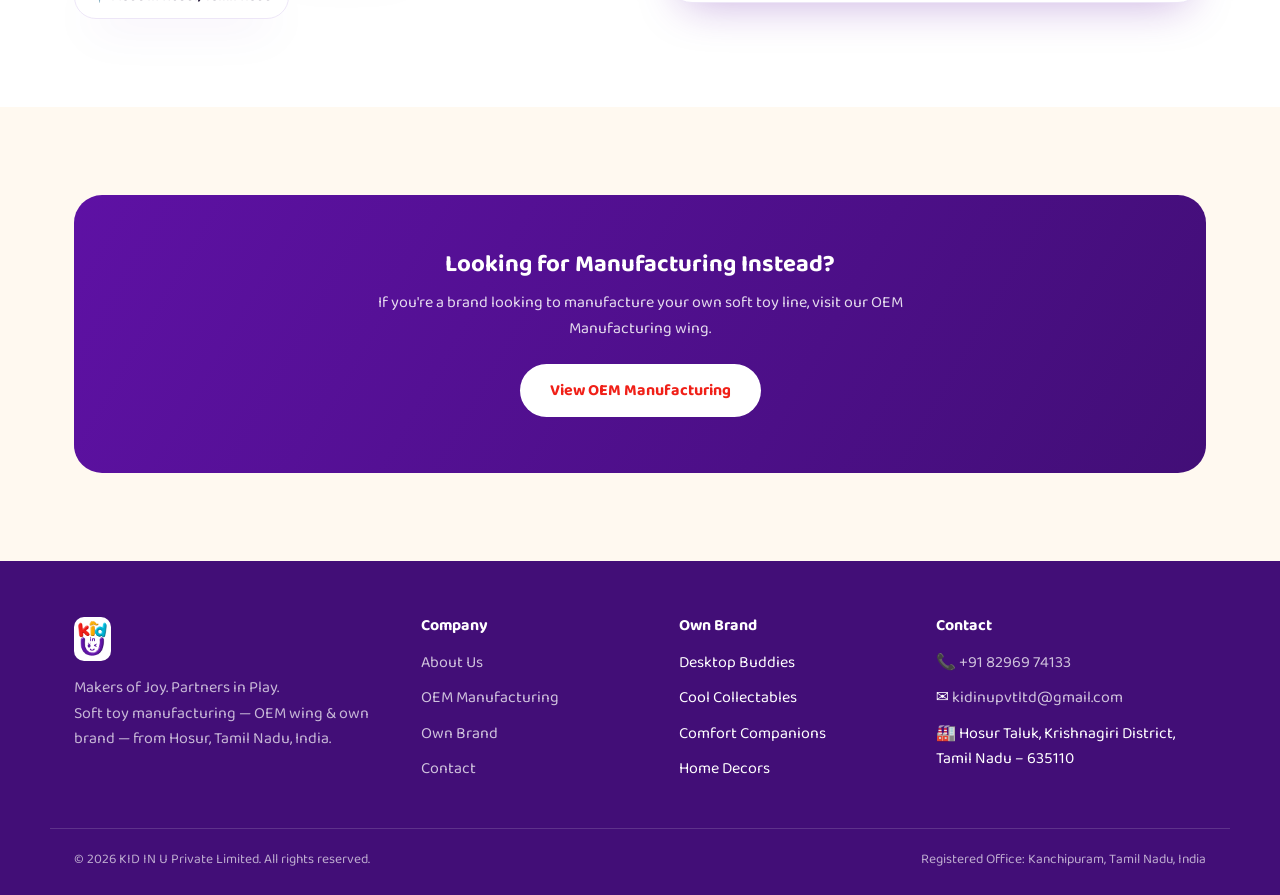
<file: own-brand.html>
<!DOCTYPE html>
<html lang="en">
<head>
<meta charset="UTF-8">
<meta name="viewport" content="width=device-width, initial-scale=1.0">
<title>KID IN U Plush Toys – Desktop Buddies, Collectables, Comfort Companions &amp; Home Decor</title>
<meta name="description" content="Discover the KID IN U own-brand soft toy range: Desktop Buddies, Cool Collectables, Comfort Companions and Home Decors — designed and manufactured in-house in Hosur, Tamil Nadu, India.">
<meta name="keywords" content="kid in u plush toys, soft toys brand india, desktop buddies soft toy, plush collectables india, comfort companions soft toy, soft toy home decor">
<link rel="canonical" href="https://www.kidinu.com/own-brand.html">
<meta name="robots" content="index, follow">
<meta property="og:type" content="website">
<meta property="og:title" content="KID IN U — Our Own Brand of Plush Toys">
<meta property="og:description" content="Desktop Buddies, Cool Collectables, Comfort Companions and Home Decors — the KID IN U own-brand soft toy range.">
<meta property="og:url" content="https://www.kidinu.com/own-brand.html">
<meta property="og:image" content="https://www.kidinu.com/images/logo.png">
<link rel="icon" href="images/favicon-32.png" sizes="32x32">
<link rel="apple-touch-icon" href="images/favicon-192.png">
<link rel="preconnect" href="https://fonts.googleapis.com">
<link rel="preconnect" href="https://fonts.gstatic.com" crossorigin>
<link href="https://fonts.googleapis.com/css2?family=Baloo+2:wght@500;600;700;800&family=Poppins:wght@400;500;600&display=swap" rel="stylesheet">
<link rel="stylesheet" href="css/style.css">
<script type="application/ld+json">
{
  "@context": "https://schema.org",
  "@type": "Brand",
  "name": "KID IN U",
  "slogan": "Makers of Joy. Partners in Play.",
  "url": "https://www.kidinu.com/own-brand.html",
  "logo": "https://www.kidinu.com/images/logo.png"
}
</script>
</head>
<body>
<a href="#main" class="skip-link">Skip to content</a>
<header class="site-header">
  <div class="container header-inner">
    <a href="index.html" class="brand">
      <img src="images/logo.png" alt="KID IN U logo" width="52" height="65">
      <span class="brand-name"><span class="co">KID IN U</span><span class="tag">Makers of Joy · Partners in Play</span></span>
    </a>
    <button class="nav-toggle" aria-label="Toggle menu" aria-expanded="false">☰</button>
    <nav class="main-nav">
      <ul>
        <li><a href="index.html">Home</a></li>
        <li><a href="about.html">About Us</a></li>
        <li><a href="oem-manufacturing.html">OEM Manufacturing</a></li>
        <li><a href="own-brand.html" class="active">Own Brand</a></li>
        <li><a href="contact.html">Contact</a></li>
        <li class="nav-cta"><a href="contact.html" class="btn btn-primary">Get a Quote</a></li>
      </ul>
    </nav>
  </div>
</header>

<main id="main">
<section class="page-hero">
  <div class="container">
    <div class="breadcrumb"><a href="index.html">Home</a> / Own Brand</div>
    <span class="eyebrow">Our Own Brand</span>
    <h1>KID IN U — Plush Toys Designed to Make You Smile.</h1>
    <p class="lead">Alongside our OEM manufacturing wing, KID IN U designs and produces our own range of soft toys — made with the same in-house quality standards, from desk companions to home decor.</p>
    <div class="hero-actions">
      <a href="contact.html" class="btn btn-primary">Enquire About Stocking KID IN U</a>
    </div>
  </div>
</section>

<section>
  <div class="container">
    <div class="section-head">
      <span class="eyebrow">Our Collections</span>
      <h2>Four Ways to Bring KID IN U Home</h2>
      <p>Every KID IN U product is cut, sewn, embroidered, stuffed and finished at our own Hosur facility — the same production line that serves our OEM partners.</p>
    </div>
    <div class="product-grid">
      <div class="product-card reveal">
        <div class="art" style="background:linear-gradient(135deg,#FFE3D9,#FFD1C2);">🖥️🧸</div>
        <div class="body">
          <h3>Desktop Buddies</h3>
          <p>Compact, cheerful plush companions sized perfectly for a desk, study table or gaming setup — a little softness for everyday spaces.</p>
        </div>
      </div>
      <div class="product-card reveal">
        <div class="art" style="background:linear-gradient(135deg,#E3F6FF,#CDEBFF);">🧸✨</div>
        <div class="body">
          <h3>Cool Collectables</h3>
          <p>Trend-led, characterful plush pieces designed for kids and collectors alike — fun shapes, bold colours and plenty of personality.</p>
        </div>
      </div>
      <div class="product-card reveal">
        <div class="art" style="background:linear-gradient(135deg,#F3E8FF,#E6D2FF);">🤗🧸</div>
        <div class="body">
          <h3>Comfort Companions</h3>
          <p>Extra-soft, huggable soft toys made for comfort and companionship — a popular pick for gifting and everyday cuddles.</p>
        </div>
      </div>
      <div class="product-card reveal">
        <div class="art" style="background:linear-gradient(135deg,#FFF3D6,#FFE8B0);">🏡🧸</div>
        <div class="body">
          <h3>Home Decors</h3>
          <p>Soft-toy-inspired decor pieces that bring a playful, cozy touch to any room — display plush and cushiony accents for the home.</p>
        </div>
      </div>
    </div>
  </div>
</section>

<section class="alt-bg">
  <div class="container">
    <div class="two-col">
      <div class="reveal">
        <span class="eyebrow">Same Factory, Same Standards</span>
        <h2>Made With the Same Care as Our OEM Production</h2>
        <p>Every KID IN U product moves through the same in-house process as our private-label manufacturing: quality fabric sourcing, precision cutting, industrial sewing, 12-head embroidery, even machine stuffing, and a dedicated finishing &amp; QC check before packing.</p>
        <div class="badge-row">
          <span class="badge-pill">🧵 In-house production</span>
          <span class="badge-pill">✅ Quality-checked</span>
          <span class="badge-pill">📍 Made in Hosur, Tamil Nadu</span>
        </div>
      </div>
      <div class="wing-card brand">
        <div class="icon-badge">🐻</div>
        <h3>Interested in Stocking or Distributing KID IN U?</h3>
        <p>We're always happy to hear from retailers, gifting businesses and distributors interested in the KID IN U range.</p>
        <a href="contact.html" class="btn btn-outline">Get in Touch →</a>
      </div>
    </div>
  </div>
</section>

<section>
  <div class="container">
    <div class="cta-band">
      <h2>Looking for Manufacturing Instead?</h2>
      <p>If you're a brand looking to manufacture your own soft toy line, visit our OEM Manufacturing wing.</p>
      <div class="hero-actions">
        <a href="oem-manufacturing.html" class="btn btn-light">View OEM Manufacturing</a>
      </div>
    </div>
  </div>
</section>
</main>

<footer class="site-footer">
  <div class="container footer-grid">
    <div>
      <div class="footer-brand"><img src="images/logo.png" alt="KID IN U logo"></div>
      <p style="color:rgba(255,255,255,.7);">Makers of Joy. Partners in Play.<br>Soft toy manufacturing — OEM wing &amp; own brand — from Hosur, Tamil Nadu, India.</p>
    </div>
    <div>
      <h4>Company</h4>
      <ul>
        <li><a href="about.html">About Us</a></li>
        <li><a href="oem-manufacturing.html">OEM Manufacturing</a></li>
        <li><a href="own-brand.html">Own Brand</a></li>
        <li><a href="contact.html">Contact</a></li>
      </ul>
    </div>
    <div>
      <h4>Own Brand</h4>
      <ul>
        <li>Desktop Buddies</li>
        <li>Cool Collectables</li>
        <li>Comfort Companions</li>
        <li>Home Decors</li>
      </ul>
    </div>
    <div>
      <h4>Contact</h4>
      <ul>
        <li>📞 <a href="tel:+918296974133">+91 82969 74133</a></li>
        <li>✉️ <a href="mailto:kidinupvtltd@gmail.com">kidinupvtltd@gmail.com</a></li>
        <li>🏭 Hosur Taluk, Krishnagiri District, Tamil Nadu – 635110</li>
      </ul>
    </div>
  </div>
  <div class="container footer-bottom">
    <span>© <span id="year"></span> KID IN U Private Limited. All rights reserved.</span>
    <span>Registered Office: Kanchipuram, Tamil Nadu, India</span>
  </div>
</footer>
<script>document.getElementById('year').textContent = new Date().getFullYear();</script>
<script src="js/main.js"></script>
</body>
</html>
</file>
<file: css/style.css>
/* KID IN U — Brand Stylesheet
   Colors sampled from brand logo (kid in U) */
:root{
  --red:#F02018;
  --purple:#5E11A4;
  --purple-dark:#420E77;
  --cyan:#00B0D0;
  --yellow:#F8A800;
  --ink:#2B2140;
  --ink-soft:#6b6280;
  --cream:#FFF9F0;
  --paper:#ffffff;
  --line:#EDE6F7;
  --shadow: 0 20px 45px -20px rgba(94,17,164,0.35);
  --radius-lg: 28px;
  --radius-md: 18px;
  --radius-sm: 10px;
  --max: 1180px;
}

*,*::before,*::after{ box-sizing:border-box; }
html{ scroll-behavior:smooth; }
body{
  margin:0;
  font-family:'Baloo 2','Poppins',system-ui,-apple-system,Segoe UI,sans-serif;
  color:var(--ink);
  background:var(--cream);
  line-height:1.6;
  -webkit-font-smoothing:antialiased;
}
h1,h2,h3,h4{
  font-family:'Baloo 2','Poppins',system-ui,sans-serif;
  font-weight:700;
  line-height:1.15;
  margin:0 0 .5em;
  color:var(--purple-dark);
}
p{ margin:0 0 1em; color:var(--ink-soft); }
a{ color:var(--purple); text-decoration:none; }
img{ max-width:100%; display:block; }
.container{ max-width:var(--max); margin:0 auto; padding:0 24px; }
ul{ margin:0; padding:0; list-style:none; }

.btn{
  display:inline-flex; align-items:center; gap:8px;
  padding:14px 30px;
  border-radius:100px;
  font-weight:700;
  font-size:1rem;
  cursor:pointer;
  border:none;
  transition:transform .18s ease, box-shadow .18s ease;
}
.btn:hover{ transform:translateY(-3px); }
.btn-primary{ background:var(--red); color:#fff; box-shadow:0 12px 24px -10px rgba(240,32,24,.55); }
.btn-primary:hover{ box-shadow:0 16px 30px -10px rgba(240,32,24,.65); }
.btn-outline{ background:#fff; color:var(--purple); border:2px solid var(--purple); }
.btn-outline:hover{ background:var(--purple); color:#fff; }
.btn-light{ background:#fff; color:var(--red); }

/* ===== Header ===== */
.site-header{
  position:sticky; top:0; z-index:100;
  background:rgba(255,255,255,.92);
  backdrop-filter:blur(8px);
  border-bottom:1px solid var(--line);
}
.header-inner{ display:flex; align-items:center; justify-content:space-between; padding:12px 24px; }
.brand{ display:flex; align-items:center; gap:12px; font-weight:800; color:var(--purple-dark); }
.brand img{ height:52px; width:auto; }
.brand-name{ display:flex; flex-direction:column; line-height:1.1; }
.brand-name .co{ font-size:1.15rem; }
.brand-name .tag{ font-size:.68rem; font-weight:600; color:var(--ink-soft); text-transform:uppercase; letter-spacing:.06em; }

nav.main-nav ul{ display:flex; gap:6px; align-items:center; }
nav.main-nav a{
  padding:10px 16px; border-radius:100px; font-weight:700; color:var(--ink);
  font-size:.96rem;
}
nav.main-nav a:hover, nav.main-nav a.active{ background:var(--purple); color:#fff; }
.nav-cta{ margin-left:8px; }

.nav-toggle{ display:none; background:none; border:none; font-size:1.7rem; color:var(--purple); cursor:pointer; }

@media (max-width: 900px){
  nav.main-nav{
    position:fixed; inset:70px 16px auto 16px; background:#fff; border-radius:var(--radius-md);
    box-shadow:var(--shadow); padding:14px; display:none; border:1px solid var(--line);
  }
  nav.main-nav.open{ display:block; }
  nav.main-nav ul{ flex-direction:column; align-items:stretch; }
  nav.main-nav a{ display:block; text-align:center; }
  .nav-toggle{ display:block; }
}

/* ===== Hero ===== */
.hero{
  position:relative; overflow:hidden;
  padding:64px 0 90px;
  background:
    radial-gradient(600px 300px at 85% -10%, rgba(0,176,208,.18), transparent 60%),
    radial-gradient(500px 260px at 10% 110%, rgba(240,32,24,.14), transparent 60%),
    var(--cream);
}
.hero-inner{ display:grid; grid-template-columns:1.1fr .9fr; gap:48px; align-items:center; }
.eyebrow{
  display:inline-flex; align-items:center; gap:8px; background:#fff; border:1px solid var(--line);
  padding:8px 16px; border-radius:100px; font-weight:700; font-size:.82rem; color:var(--purple);
  box-shadow:var(--shadow);
}
.hero h1{ font-size:2.7rem; margin-top:18px; }
.hero h1 .accent{ color:var(--red); }
.hero .lead{ font-size:1.15rem; max-width:52ch; }
.hero-actions{ display:flex; gap:14px; flex-wrap:wrap; margin-top:22px; }
.hero-art{ position:relative; }
.hero-art img{ position:relative; z-index:2; filter:drop-shadow(0 30px 40px rgba(94,17,164,.25)); }
.blob{ position:absolute; border-radius:50%; z-index:1; filter:blur(2px); opacity:.5; }

.stat-strip{ display:grid; grid-template-columns:repeat(4,1fr); gap:18px; margin-top:56px; }
.stat-card{
  background:#fff; border-radius:var(--radius-md); padding:22px 18px; text-align:center;
  border:1px solid var(--line); box-shadow:var(--shadow);
}
.stat-card .num{ font-family:'Baloo 2',sans-serif; font-size:2rem; font-weight:800; color:var(--red); }
.stat-card .lbl{ font-size:.86rem; color:var(--ink-soft); font-weight:600; }

@media (max-width:900px){
  .hero-inner{ grid-template-columns:1fr; }
  .hero-art{ order:-1; max-width:320px; margin:0 auto; }
  .stat-strip{ grid-template-columns:repeat(2,1fr); }
}

/* ===== Sections ===== */
section{ padding:88px 0; }
.section-head{ max-width:680px; margin:0 auto 48px; text-align:center; }
.section-head .eyebrow{ margin-bottom:14px; }
.section-head h2{ font-size:2.2rem; }
.alt-bg{ background:#fff; }

.wings-grid{ display:grid; grid-template-columns:1fr 1fr; gap:32px; }
.wing-card{
  background:#fff; border-radius:var(--radius-lg); padding:38px; border:1px solid var(--line);
  box-shadow:var(--shadow); position:relative; overflow:hidden;
}
.wing-card .icon-badge{
  width:64px;height:64px;border-radius:20px;display:flex;align-items:center;justify-content:center;
  font-size:1.8rem; margin-bottom:18px; color:#fff;
}
.wing-card.oem .icon-badge{ background:linear-gradient(135deg,var(--red),#ff6a5e); }
.wing-card.brand .icon-badge{ background:linear-gradient(135deg,var(--purple),#9b4fe0); }
.wing-card h3{ font-size:1.5rem; }
.wing-card ul{ margin:18px 0; }
.wing-card ul li{ padding-left:26px; position:relative; margin-bottom:10px; color:var(--ink-soft); font-weight:600;}
.wing-card ul li::before{ content:"✓"; position:absolute; left:0; color:var(--cyan); font-weight:800; }

@media (max-width:900px){ .wings-grid{ grid-template-columns:1fr; } }

/* process steps */
.process-rail{ display:grid; grid-template-columns:repeat(7,1fr); gap:14px; counter-reset:step; }
.process-step{ background:#fff; border-radius:var(--radius-md); padding:20px 14px; text-align:center; border:1px solid var(--line); position:relative; }
.process-step .step-num{
  width:34px;height:34px;border-radius:50%;background:var(--purple);color:#fff;font-weight:800;
  display:flex;align-items:center;justify-content:center;margin:0 auto 10px; font-family:'Baloo 2';
}
.process-step h4{ font-size:.98rem; margin-bottom:4px; }
.process-step p{ font-size:.82rem; margin:0; }
@media (max-width:1000px){ .process-rail{ grid-template-columns:repeat(4,1fr);} }
@media (max-width:640px){ .process-rail{ grid-template-columns:repeat(2,1fr);} }

/* capability cards */
.cap-grid{ display:grid; grid-template-columns:repeat(3,1fr); gap:24px; }
.cap-card{ background:#fff; border-radius:var(--radius-md); padding:26px; border:1px solid var(--line); box-shadow:var(--shadow); }
.cap-card .emoji{ font-size:2rem; margin-bottom:10px; display:block; }
@media (max-width:900px){ .cap-grid{ grid-template-columns:1fr 1fr; } }
@media (max-width:560px){ .cap-grid{ grid-template-columns:1fr; } }

/* product/category cards for own-brand */
.product-grid{ display:grid; grid-template-columns:repeat(4,1fr); gap:22px; }
.product-card{
  border-radius:var(--radius-lg); overflow:hidden; border:1px solid var(--line); background:#fff;
  box-shadow:var(--shadow); transition:transform .2s ease;
}
.product-card:hover{ transform:translateY(-6px); }
.product-card .art{
  height:150px; display:flex; align-items:center; justify-content:center; font-size:3.4rem;
}
.product-card .body{ padding:20px; }
.product-card h3{ font-size:1.15rem; }
@media (max-width:900px){ .product-grid{ grid-template-columns:1fr 1fr; } }
@media (max-width:560px){ .product-grid{ grid-template-columns:1fr; } }

/* quote / cta band */
.cta-band{
  background:linear-gradient(120deg,var(--purple),var(--purple-dark));
  border-radius:var(--radius-lg); padding:56px; text-align:center; color:#fff; position:relative; overflow:hidden;
}
.cta-band h2{ color:#fff; }
.cta-band p{ color:rgba(255,255,255,.85); max-width:60ch; margin-inline:auto; }
.cta-band .hero-actions{ justify-content:center; }

/* timeline / about */
.two-col{ display:grid; grid-template-columns:1fr 1fr; gap:48px; align-items:center; }
@media (max-width:900px){ .two-col{ grid-template-columns:1fr; } }

.badge-row{ display:flex; gap:14px; flex-wrap:wrap; margin-top:22px; }
.badge-pill{ background:#fff; border:1px solid var(--line); padding:10px 16px; border-radius:100px; font-weight:700; font-size:.85rem; box-shadow:var(--shadow); display:flex; align-items:center; gap:8px;}

/* contact */
.contact-grid{ display:grid; grid-template-columns:1fr 1fr; gap:36px; }
.contact-card{ background:#fff; border-radius:var(--radius-lg); padding:32px; border:1px solid var(--line); box-shadow:var(--shadow); margin-bottom:22px; }
.contact-card h3{ font-size:1.15rem; display:flex; align-items:center; gap:10px; }
.contact-card .icon{ width:40px;height:40px;border-radius:12px;background:var(--cyan);color:#fff;display:flex;align-items:center;justify-content:center;font-size:1.1rem; }
form.contact-form{ background:#fff; border-radius:var(--radius-lg); padding:32px; border:1px solid var(--line); box-shadow:var(--shadow); }
.form-row{ display:grid; grid-template-columns:1fr 1fr; gap:16px; }
.contact-form label{ font-weight:700; font-size:.88rem; color:var(--ink); display:block; margin-bottom:6px; }
.contact-form input, .contact-form textarea, .contact-form select{
  width:100%; padding:12px 14px; border-radius:12px; border:1.5px solid var(--line); font-family:inherit;
  font-size:.95rem; margin-bottom:16px; background:var(--cream);
}
.contact-form input:focus, .contact-form textarea:focus{ outline:2px solid var(--cyan); background:#fff; }
.map-embed{ border-radius:var(--radius-lg); overflow:hidden; border:1px solid var(--line); box-shadow:var(--shadow); margin-top:18px; }
.map-embed iframe{ width:100%; height:260px; border:0; display:block; }
@media (max-width:900px){ .contact-grid, .form-row{ grid-template-columns:1fr; } }

/* footer */
footer.site-footer{ background:var(--purple-dark); color:#fff; padding:56px 0 24px; }
.footer-grid{ display:grid; grid-template-columns:1.4fr 1fr 1fr 1.2fr; gap:32px; }
.footer-grid h4{ color:#fff; font-size:1rem; margin-bottom:14px; }
.footer-grid a{ color:rgba(255,255,255,.75); }
.footer-grid li{ margin-bottom:10px; }
.footer-brand{ display:flex; align-items:center; gap:10px; margin-bottom:14px; }
.footer-brand img{ height:44px; background:#fff; border-radius:10px; padding:4px; }
.footer-bottom{ border-top:1px solid rgba(255,255,255,.15); margin-top:36px; padding-top:20px; display:flex; justify-content:space-between; flex-wrap:wrap; gap:10px; font-size:.85rem; color:rgba(255,255,255,.65); }
@media (max-width:900px){ .footer-grid{ grid-template-columns:1fr 1fr; } }
@media (max-width:560px){ .footer-grid{ grid-template-columns:1fr; } }

/* breadcrumb */
.breadcrumb{ font-size:.85rem; color:var(--ink-soft); margin-bottom:10px; }
.breadcrumb a{ color:var(--purple); font-weight:700; }

/* page hero (inner pages) */
.page-hero{ padding:52px 0 60px; background:linear-gradient(180deg,#fff, var(--cream)); border-bottom:1px solid var(--line); }
.page-hero h1{ font-size:2.3rem; }
.page-hero .lead{ max-width:70ch; }

.reveal{ animation:fadeUp .7s ease both; }
@keyframes fadeUp{ from{ opacity:0; transform:translateY(16px);} to{ opacity:1; transform:none; } }

.skip-link{ position:absolute; left:-999px; top:0; background:var(--purple); color:#fff; padding:10px 16px; border-radius:8px; }
.skip-link:focus{ left:16px; top:16px; z-index:999; }
</file>
